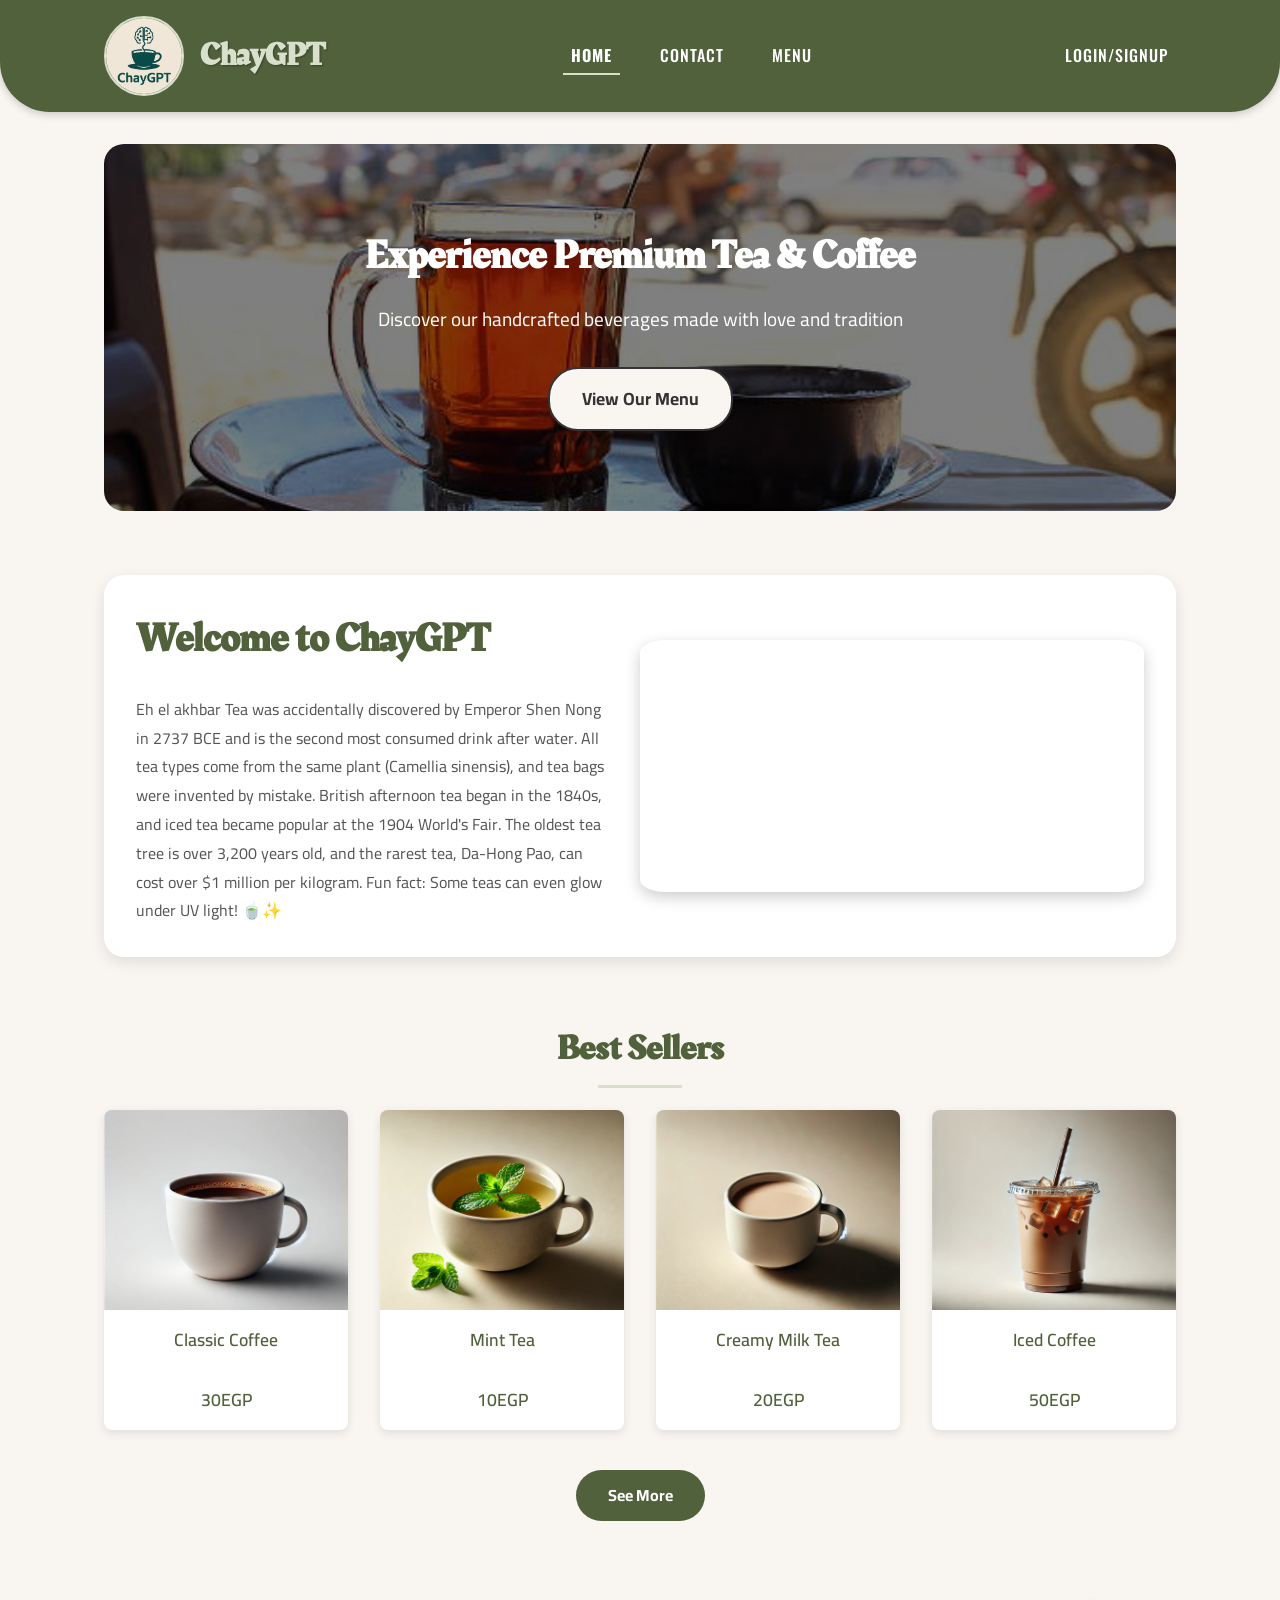
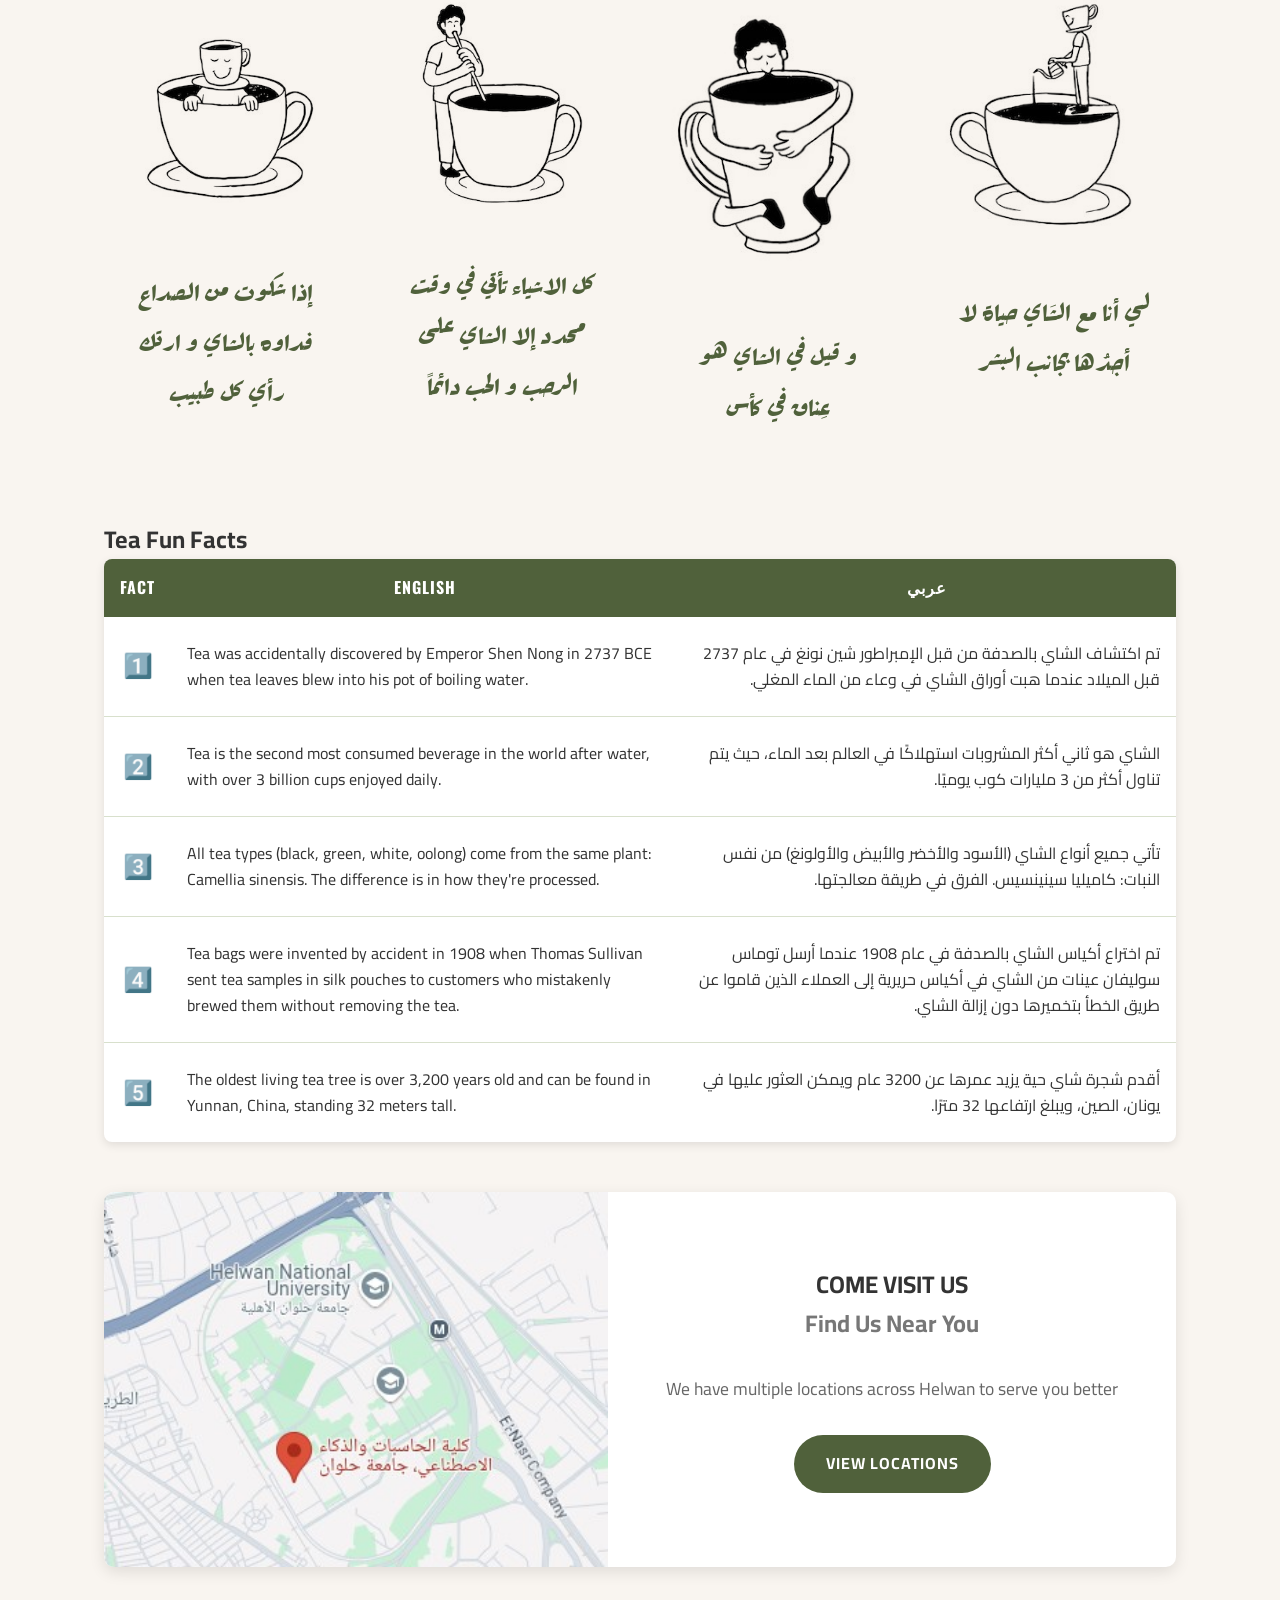
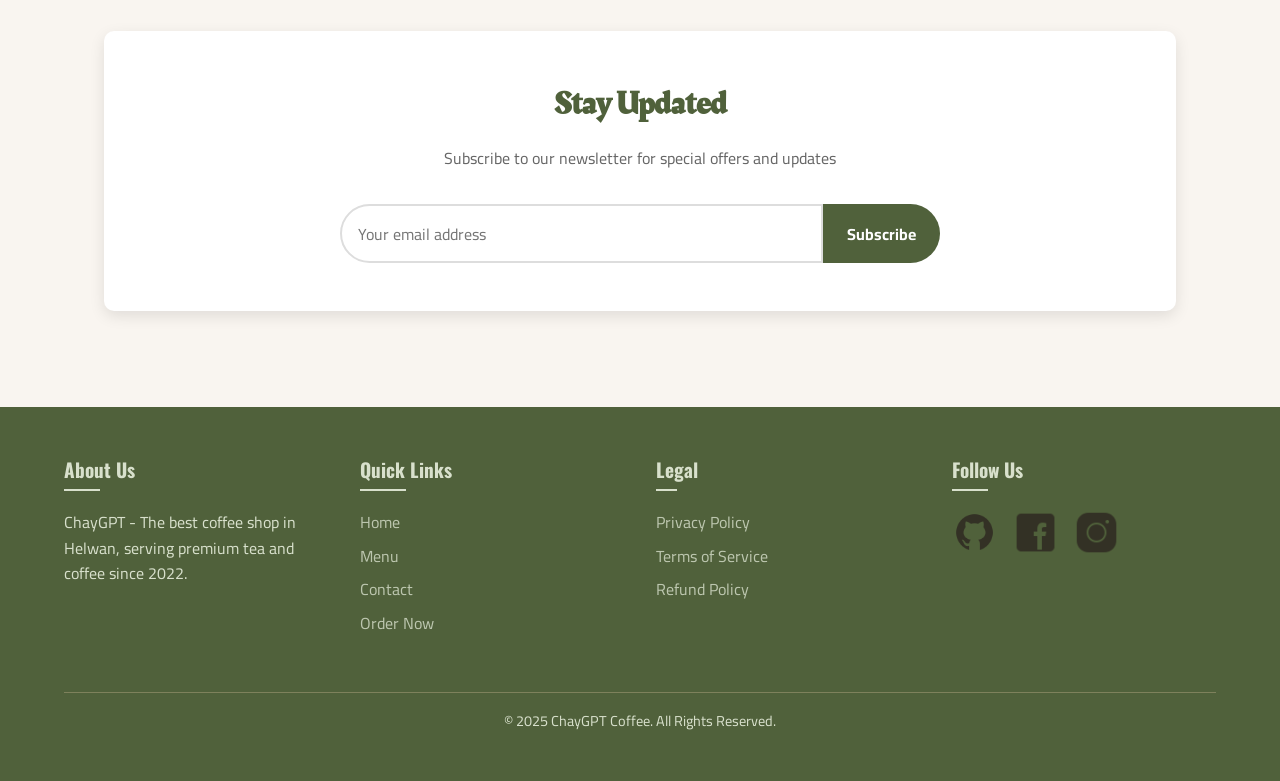
<file: index.html>
<!DOCTYPE html>
<html lang="en">
    <head>
        <meta charset="UTF-8">
        <meta name="viewport" content="width=device-width, initial-scale=1.0">
        <meta name="description" content="ChayGPT - Premium tea and coffee shop in Helwan serving handcrafted beverages made with love and tradition.">
        <meta name="keywords" content="tea, coffee, premium tea, arabic coffee, milk tea, iced coffee, Helwan, cafe">
        <meta name="author" content="ChayGPT">
        <meta property="og:title" content="ChayGPT - Premium Tea & Coffee">
        <meta property="og:description" content="Discover our handcrafted beverages made with love and tradition">
        <meta property="og:image" content="images/chay-gpt-logo.jpg">
        <meta property="og:url" content="https://chaygpt.com">
        <meta name="twitter:card" content="summary_large_image">
        <title>ChayGPT</title>
        <link rel="stylesheet" href="css/style.css">
        <link rel="preconnect" href="https://fonts.googleapis.com">
        <link rel="preconnect" href="https://fonts.gstatic.com" crossorigin>
        <link href="https://fonts.googleapis.com/css2?family=Cairo:wght@200..1000&family=Oswald:wght@200..700&family=Rakkas&display=swap" rel="stylesheet">
        <link rel="icon" href="images/chay-gpt-logo.jpg" type="image/jpg">
    </head>

<body>
    <header>
        <nav>
            <div class="main-logo">
                <a href="index.html"><img src="images/chay-gpt-logo.jpg" alt="ChayGPT Logo"></a>
            </div>
            <a href="index.html"><h1 class="brand-name">ChayGPT</h1></a>
            <ul class="nav-links">
                <li class="links active"><a href="index.html">Home</a></li>
                <li class="links"><a href="./pages/contact/contact.html">Contact</a></li>
                <li class="links"><a href="./pages/menu/menu.html">Menu</a></li>
            </ul>
            <ul class="nav-links">
                <li class="links"><a href="./pages/join-us/welcome.html">Login/signup</a></li>
            </ul>
        </nav>
    </header>

    <main>
        <section class="hero-section">
            <div class="hero-content">
                <h2>Experience Premium Tea & Coffee</h2>
                <p>Discover our handcrafted beverages made with love and tradition</p>
                <a href="./pages/menu/menu.html" class="cta-button">View Our Menu</a>
            </div>
        </section>
        
        <section class="main-container">
            <div class="main-content">
                <h2 class="welcome-message">Welcome to ChayGPT</h2>
                <p class="main-content-text">Eh el akhbar Tea was accidentally discovered by Emperor Shen Nong in 2737 BCE and 
                    is the second most consumed drink after water. All tea types come from the same plant 
                    (Camellia sinensis), and tea bags were invented by mistake. British afternoon tea began in the 
                    1840s, and iced tea became popular at the 1904 World's Fair. The oldest tea tree is over 3,200 
                    years old, and the rarest tea, Da-Hong Pao, can cost over $1 million per kilogram. Fun fact: 
                    Some teas can even glow under UV light! 🍵✨</p>
            </div>
            <!-- <img class="floating-image" src="images/man-drinking-tea.jpg" alt="Man enjoying tea at ChayGPT"> -->
            <video autoplay muted loop playsinline class="floating-video">
                <source src="images/3abdo.mp4" type="video/mp4">
                Your browser does not support the video tag.
            </video>
            
        </section>
    
        <section class="products-container">
            <h2>Best Sellers</h2>
            <div class="items">
                <div class="item"> 
                    <a href="./pages/products/coffee.html">
                        <img src="images/products/coffee.jpg" alt="Premium Arabic Coffee">
                        <div class="item-info">
                            <p >Classic Coffee</p>
                            <p >30EGP</p>
                            
                        </div>
                    </a>
                </div>

                <div class="item"> 
                    <a href="./pages/products/mint-tea.html">
                        <img src="images/products/mint-tea.jpg" alt="Traditional Tea">
                        <div class="item-info">
                            <p >Mint Tea</p>
                            <p >10EGP</p>
                            
                        </div>
                    </a>
                </div>

                <div class="item"> 
                    <a href="./pages/products/milk-tea.html">
                        <img src="images/products/milk-tea.jpg" alt="Milk Tea">
                        <div class="item-info">
                            <p >Creamy Milk Tea</p>
                            <p >20EGP</p>
                            
                        </div>
                    </a>
                </div>

                <div class="item"> 
                    <a href="./pages/products/ice-coffee.html">
                        <img src="images/products/ice-coffee.jpg" alt="Premium Iced Coffee">
                        <div class="item-info">
                            <p >Iced Coffee</p>
                            <p >50EGP</p>
                            
                        </div>
                    </a>
                </div>
            </div>
            <a class="see-more" href="./pages/menu/menu.html">See More</a>
        </section>

        <section class="fun-facts-container">
            <div class="fact">
                <img src="images/caracter1.jpg" alt="Tea wisdom illustration">
                <h3 lang="ar" dir="rtl">إذا شكوت من الصداع فداوه بالشاي و ارتك رأي كل طبيب</h3>
            </div>

            <div class="fact">
                <img src="images/caracter2.jpg" alt="Tea quote illustration">
                <h3 lang="ar" dir="rtl">كل الاشياء تأتي في وقت محدد
                    إلا الشاي على الرحب و الحب دائماً</h3>
            </div>

            <div class="fact">
                <img src="images/caracter3.jpg" alt="Tea poetry illustration">
                <h3 lang="ar" dir="rtl">و قيل في الشاي هو عِناق في كأس</h3>
            </div>

            <div class="fact">
                <img src="images/caracter4.jpg" alt="Tea reflection illustration">
                <h3 lang="ar" dir="rtl">لي أنا مع الشَاي حياة لا أجدُها بجانب البشر</h3>
            </div>
        </section>

        <section class="table-container">
            <h2>Tea Fun Facts</h2>
            <table class="fun-facts-table">
                <thead>
                    <tr>
                        <th>Fact</th>
                        <th>English</th>
                        <th lang="ar" dir="rtl">عربي</th>
                    </tr>
                </thead>
                <tbody>
                    <tr>
                        <td class="num">1️⃣</td>
                        <td>Tea was accidentally discovered by Emperor Shen Nong in 2737 BCE when tea leaves blew into his pot of boiling water.</td>
                        <td lang="ar" dir="rtl">تم اكتشاف الشاي بالصدفة من قبل الإمبراطور شين نونغ في عام 2737 قبل الميلاد عندما هبت أوراق الشاي في وعاء من الماء المغلي.</td>
                    </tr>
                    <tr>
                        <td class="num">2️⃣</td>
                        <td>Tea is the second most consumed beverage in the world after water, with over 3 billion cups enjoyed daily.</td>
                        <td lang="ar" dir="rtl">الشاي هو ثاني أكثر المشروبات استهلاكًا في العالم بعد الماء، حيث يتم تناول أكثر من 3 مليارات كوب يوميًا.</td>
                    </tr>
                    <tr>
                        <td class="num">3️⃣</td>
                        <td>All tea types (black, green, white, oolong) come from the same plant: Camellia sinensis. The difference is in how they're processed.</td>
                        <td lang="ar" dir="rtl">تأتي جميع أنواع الشاي (الأسود والأخضر والأبيض والأولونغ) من نفس النبات: كاميليا سينينسيس. الفرق في طريقة معالجتها.</td>
                    </tr>
                    <tr>
                        <td class="num">4️⃣</td>
                        <td>Tea bags were invented by accident in 1908 when Thomas Sullivan sent tea samples in silk pouches to customers who mistakenly brewed them without removing the tea.</td>
                        <td lang="ar" dir="rtl">تم اختراع أكياس الشاي بالصدفة في عام 1908 عندما أرسل توماس سوليفان عينات من الشاي في أكياس حريرية إلى العملاء الذين قاموا عن طريق الخطأ بتخميرها دون إزالة الشاي.</td>
                    </tr>
                    <tr>
                        <td class="num">5️⃣</td>
                        <td>The oldest living tea tree is over 3,200 years old and can be found in Yunnan, China, standing 32 meters tall.</td>
                        <td lang="ar" dir="rtl">أقدم شجرة شاي حية يزيد عمرها عن 3200 عام ويمكن العثور عليها في يونان، الصين، ويبلغ ارتفاعها 32 مترًا.</td>
                    </tr>
                </tbody>
            </table>
        </section>

        <section class="map-location-container">
            <div class="map-container">
                <img src="images/maps.jpg" alt="Map showing ChayGPT locations">
            </div>
            <div class="location-text-container">
                <h2>COME VISIT US</h2>
                <h3>Find Us Near You</h3>
                <p>We have multiple locations across Helwan to serve you better</p>
                <a href="https://maps.app.goo.gl/uAUmykbH8FTqLPMT9" class="location-button" target="_blank" >VIEW LOCATIONS</a>
            </div>
        </section>
        
        <section class="newsletter-container">
            <h2>Stay Updated</h2>
            <p>Subscribe to our newsletter for special offers and updates</p>
            <form class="newsletter-form">
                <input type="email" placeholder="Your email address" required>
                <button type="submit" class="subscribe-button" >Subscribe</button>
            </form>
        </section>
    </main>

    <footer>
        <section class="footer-container">
            <div class="footer-section">
                <h3>About Us</h3>
                <p>ChayGPT - The best coffee shop in Helwan, serving premium tea and coffee since 2022.</p>
            </div>
            <div class="footer-section">
                <h3>Quick Links</h3>
                <ul>
                    <li><a href="index.html">Home</a></li>
                    <li><a href="./pages/menu/menu.html">Menu</a></li>
                    <li><a href="./pages/contact/contact.html">Contact</a></li>
                    <li><a href="./pages/menu/menu.html">Order Now</a></li>
                </ul>
            </div>
            <div class="footer-section">
                <h3>Legal</h3>
                <ul>
                    <li><a href="pages/legal/privacy-policy/privacy.html">Privacy Policy</a></li>
                    <li><a href="pages/legal/terms-of-service/terms.html">Terms of Service</a></li>
                    <li><a href="pages/legal/refund-policy/refund.html">Refund Policy</a></li>
                </ul>
            </div>
            <div class="footer-section">
                <h3>Follow Us</h3>
                <div class="social-links">
                    <a href="https://github.com/ADHAM-KHAIRY/chaygpt.github.io" target="_blank" >
                        <img src="images/github-icon.png" alt="Github">
                    </a>
                    <a href="https://www.facebook.com/" target="_blank" >
                        <img src="images/facebook-icon.png" alt="Facebook">
                    </a>
                    <a href="https://www.instagram.com/" target="_blank" >
                        <img src="images/instagram-icon.png" alt="Instagram">
                    </a>
                </div>
            </div>
        </section>
        <p class="copyright">© 2025 ChayGPT Coffee. All Rights Reserved.</p>
        
    </footer>

</body>
</html>
</file>
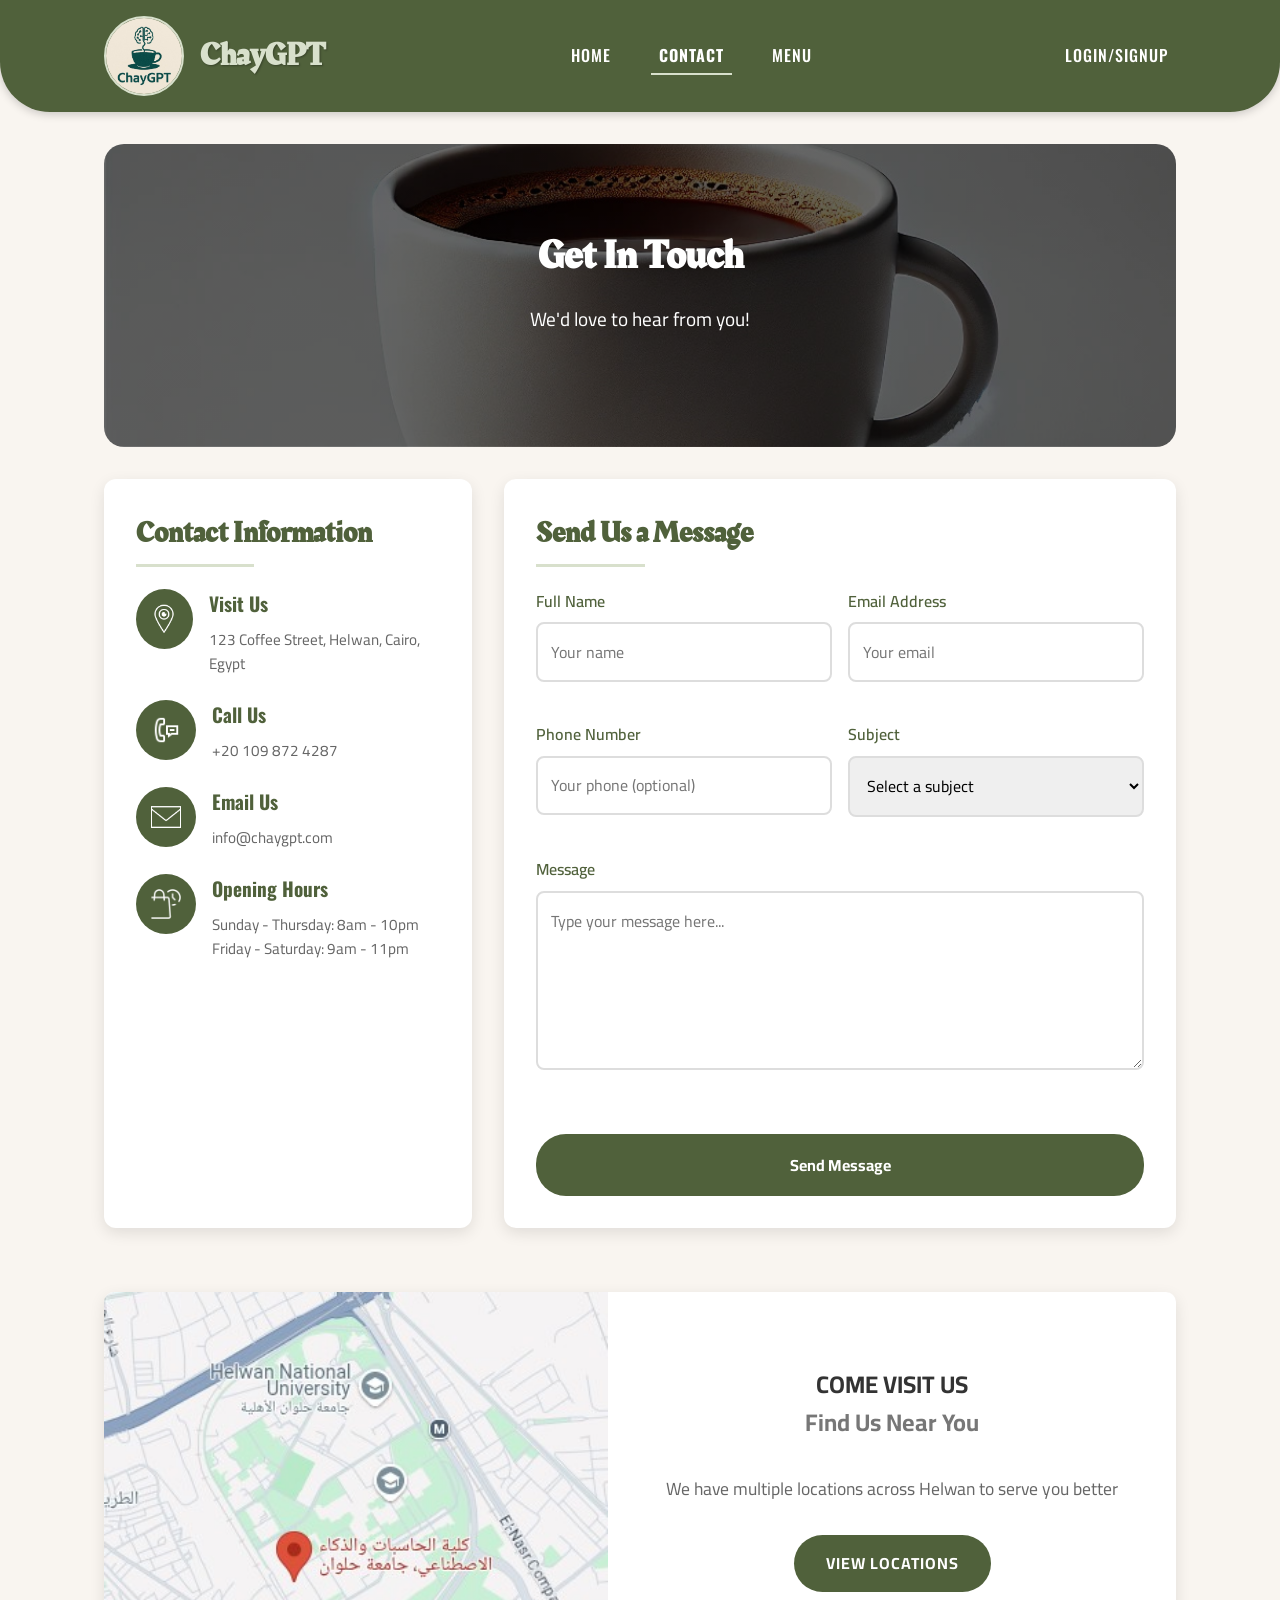
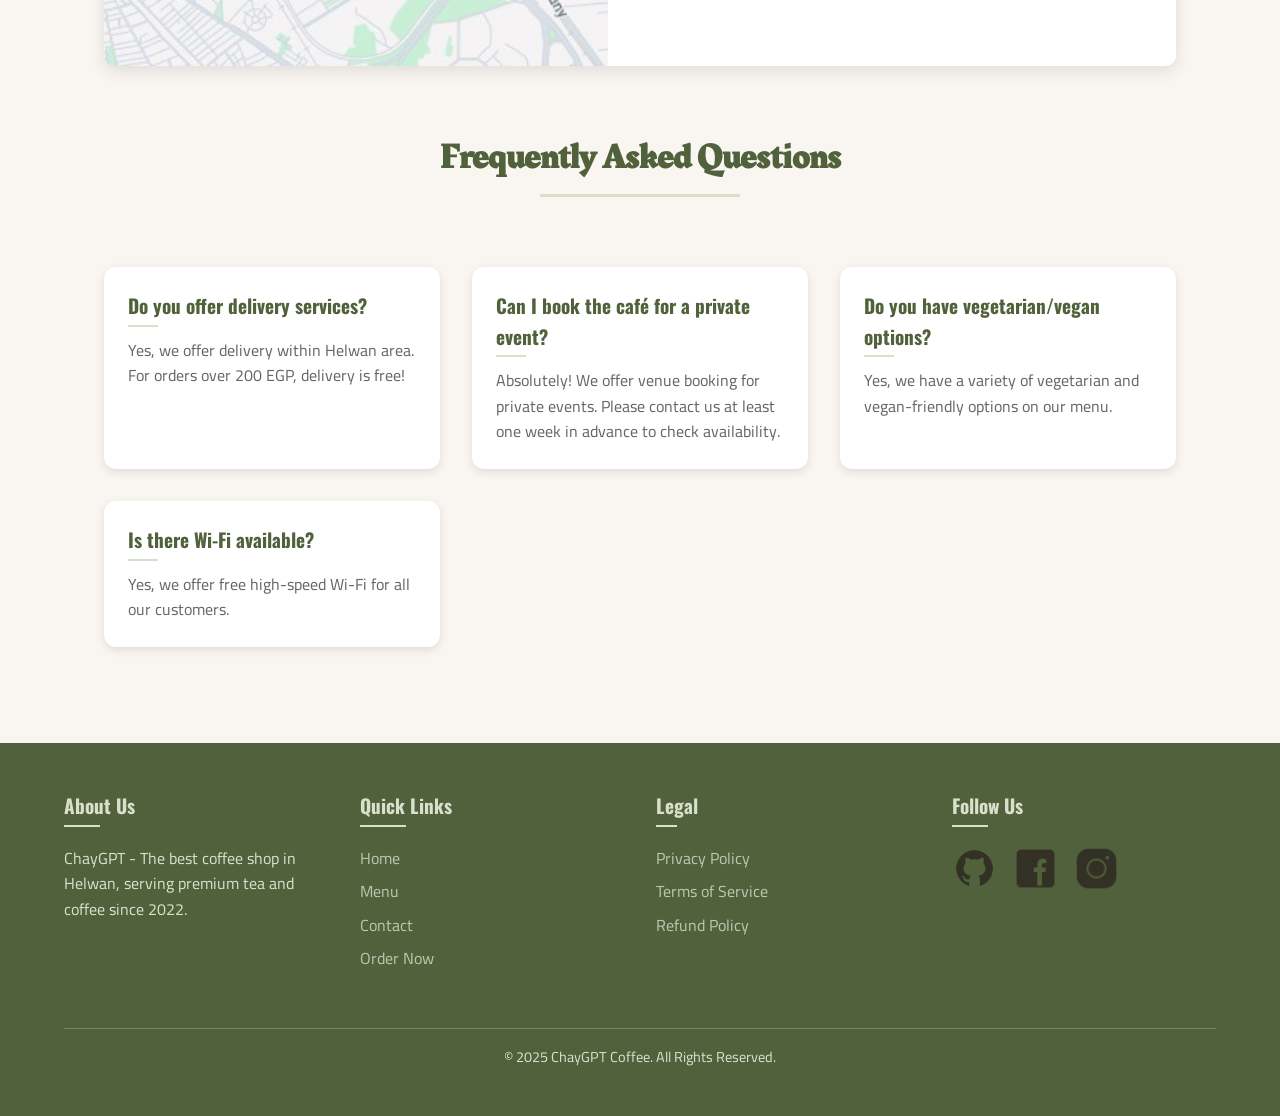
<file: pages/contact/contact.html>
<!DOCTYPE html>
<html lang="en">
<head>
    <meta charset="UTF-8">
    <meta name="viewport" content="width=device-width, initial-scale=1.0">
    <meta name="description" content="ChayGPT - Contact our premium tea and coffee shop in Helwan">
    <meta name="keywords" content="tea, coffee, premium tea, arabic coffee, Helwan, cafe, contact">
    <meta name="author" content="ChayGPT">
    <title>Contact Us - ChayGPT</title>
    <link rel="stylesheet" href="contact.css">
    <link rel="preconnect" href="https://fonts.googleapis.com">
    <link rel="preconnect" href="https://fonts.gstatic.com" crossorigin>
    <link href="https://fonts.googleapis.com/css2?family=Cairo:wght@200..1000&family=Oswald:wght@200..700&family=Rakkas&display=swap" rel="stylesheet">
    <link rel="icon" href="../../images/chay-gpt-logo.jpg" type="image/jpg">
</head>
<body>
    <header>
        <nav>
            <div class="main-logo">
                <a href="../../index.html"><img src="../../images/chay-gpt-logo.jpg" alt="ChayGPT Logo" id="Logo"></a>
            </div>
            <a href="../../index.html"><h1 class="brand-name" >ChayGPT</h1></a>
            <ul class="nav-links">
                <li class="links"><a href="../../index.html">Home</a></li>
                <li class="links active"><a href="../contact/contact.html">Contact</a></li>
                <li class="links"><a href="../menu/menu.html">Menu</a></li>
            </ul>
            <ul class="nav-links">
                <li class="links"><a href="../join-us/welcome.html">Login/signup</a></li>
            </ul>
        </nav>
    </header>

    <main>
        <section class="hero-section">
            <div class="hero-content">
                <h2>Get In Touch</h2>
                <p>We'd love to hear from you!</p>
            </div>
        </section>

        <section class="contact-container">
            <div class="contact-info">
                <h2 class="contact-title">Contact Information</h2>
                <div class="info-item">
                    <div class="info-icon">
                        <img src="../../images/visit-us.png" alt="Location">
                    </div>
                    <div class="info-content">
                        <h3>Visit Us</h3>
                        <p>123 Coffee Street, Helwan, Cairo, Egypt</p>
                    </div>
                </div>
                <div class="info-item">
                    <div class="info-icon">
                        <img src="../../images/phone-icon.png" alt="Phone">
                    </div>
                    <div class="info-content">
                        <h3>Call Us</h3>
                        <p>+20 109 872 4287</p>
                    </div>
                </div>
                <div class="info-item">
                    <div class="info-icon">
                        <img src="../../images/email-icon.png" alt="Email">
                    </div>
                    <div class="info-content">
                        <h3>Email Us</h3>
                        <p>info@chaygpt.com</p>
                    </div>
                </div>
                <div class="info-item">
                    <div class="info-icon">
                        <img src="../../images/time-icon.png" alt="Hours">
                    </div>
                    <div class="info-content">
                        <h3>Opening Hours</h3>
                        <p>Sunday - Thursday: 8am - 10pm<br>Friday - Saturday: 9am - 11pm</p>
                    </div>
                </div>
            </div>

            <div class="contact-form-container">
                <h2 class="form-title">Send Us a Message</h2>
                <form class="contact-form">
                    <div class="form-group">
                        <label for="name">Full Name</label>
                        <input type="text" id="name" name="name" placeholder="Your name" required>
                    </div>
                    <div class="form-group">
                        <label for="email">Email Address</label>
                        <input type="email" id="email" name="email" placeholder="Your email" required>
                    </div>
                    <div class="form-group">
                        <label for="phone">Phone Number</label>
                        <input type="tel" id="phone" name="phone" placeholder="Your phone (optional)">
                    </div>
                    <div class="form-group">
                        <label for="subject">Subject</label>
                        <select id="subject" name="subject" required>
                            <option value="" disabled selected>Select a subject</option>
                            <option value="general">General Inquiry</option>
                            <option value="reservation">Reservation</option>
                            <option value="feedback">Feedback</option>
                            <option value="partnership">Business Partnership</option>
                        </select>
                    </div>
                    <div class="form-group full-width">
                        <label for="message">Message</label>
                        <textarea id="message" name="message" rows="5" placeholder="Type your message here..." required></textarea>
                    </div>
                    <button type="submit" class="submit-button">Send Message</button>
                </form>
            </div>
        </section>

        <section class="map-location-container">
            <div class="map-container">
                <img src="../../images/maps.jpg" alt="Map showing ChayGPT locations">
            </div>
            <div class="location-text-container">
                <h2>COME VISIT US</h2>
                <h3>Find Us Near You</h3>
                <p>We have multiple locations across Helwan to serve you better</p>
                <a href="https://maps.app.goo.gl/uAUmykbH8FTqLPMT9" class="location-button" target="_blank" rel="noopener noreferrer">VIEW LOCATIONS</a>
            </div>
        </section>

        <section class="faq-section">
            <h2 class="faq-title">Frequently Asked Questions</h2>
            <div class="faq-container">
                <div class="faq-item">
                    <h3 class="faq-question">Do you offer delivery services?</h3>
                    <p class="faq-answer">Yes, we offer delivery within Helwan area. For orders over 200 EGP, delivery is free!</p>
                </div>
                <div class="faq-item">
                    <h3 class="faq-question">Can I book the café for a private event?</h3>
                    <p class="faq-answer">Absolutely! We offer venue booking for private events. Please contact us at least one week in advance to check availability.</p>
                </div>
                <div class="faq-item">
                    <h3 class="faq-question">Do you have vegetarian/vegan options?</h3>
                    <p class="faq-answer">Yes, we have a variety of vegetarian and vegan-friendly options on our menu.</p>
                </div>
                <div class="faq-item">
                    <h3 class="faq-question">Is there Wi-Fi available?</h3>
                    <p class="faq-answer">Yes, we offer free high-speed Wi-Fi for all our customers.</p>
                </div>
            </div>
        </section>
    </main>

    <footer>
        <section class="footer-container">
            <div class="footer-section">
                <h3>About Us</h3>
                <p>ChayGPT - The best coffee shop in Helwan, serving premium tea and coffee since 2022.</p>
            </div>
            <div class="footer-section">
                <h3>Quick Links</h3>
                <ul>
                    <li><a href="../../index.html">Home</a></li>
                    <li><a href="../menu/menu.html">Menu</a></li>
                    <li><a href="contact.html">Contact</a></li>
                    <li><a href="../menu/menu.html">Order Now</a></li>
                </ul>
            </div>
            <div class="footer-section">
                <h3>Legal</h3>
                <ul>
                    <li><a href="../legal/privacy-policy/privacy.html">Privacy Policy</a></li>
                    <li><a href="../legal/terms-of-service/terms.html">Terms of Service</a></li>
                    <li><a href="../legal/refund-policy/refund.html">Refund Policy</a></li>
                </ul>
            </div>
            <div class="footer-section">
                <h3>Follow Us</h3>
                <div class="social-links">
                    <a href="https://github.com/ADHAM-KHAIRY/chaygpt.github.io" target="_blank" rel="noopener noreferrer">
                        <img src="../../images/github-icon.png" alt="Github">
                    </a>
                    <a href="https://www.facebook.com/" target="_blank" rel="noopener noreferrer">
                        <img src="../../images/facebook-icon.png" alt="Facebook">
                    </a>
                    <a href="https://www.instagram.com/" target="_blank" rel="noopener noreferrer">
                        <img src="../../images/instagram-icon.png" alt="Instagram">
                    </a>
                </div>
            </div>
        </section>
        <p class="copyright">© 2025 ChayGPT Coffee. All Rights Reserved.</p>
    </footer>
   
</body>
</html>
</file>
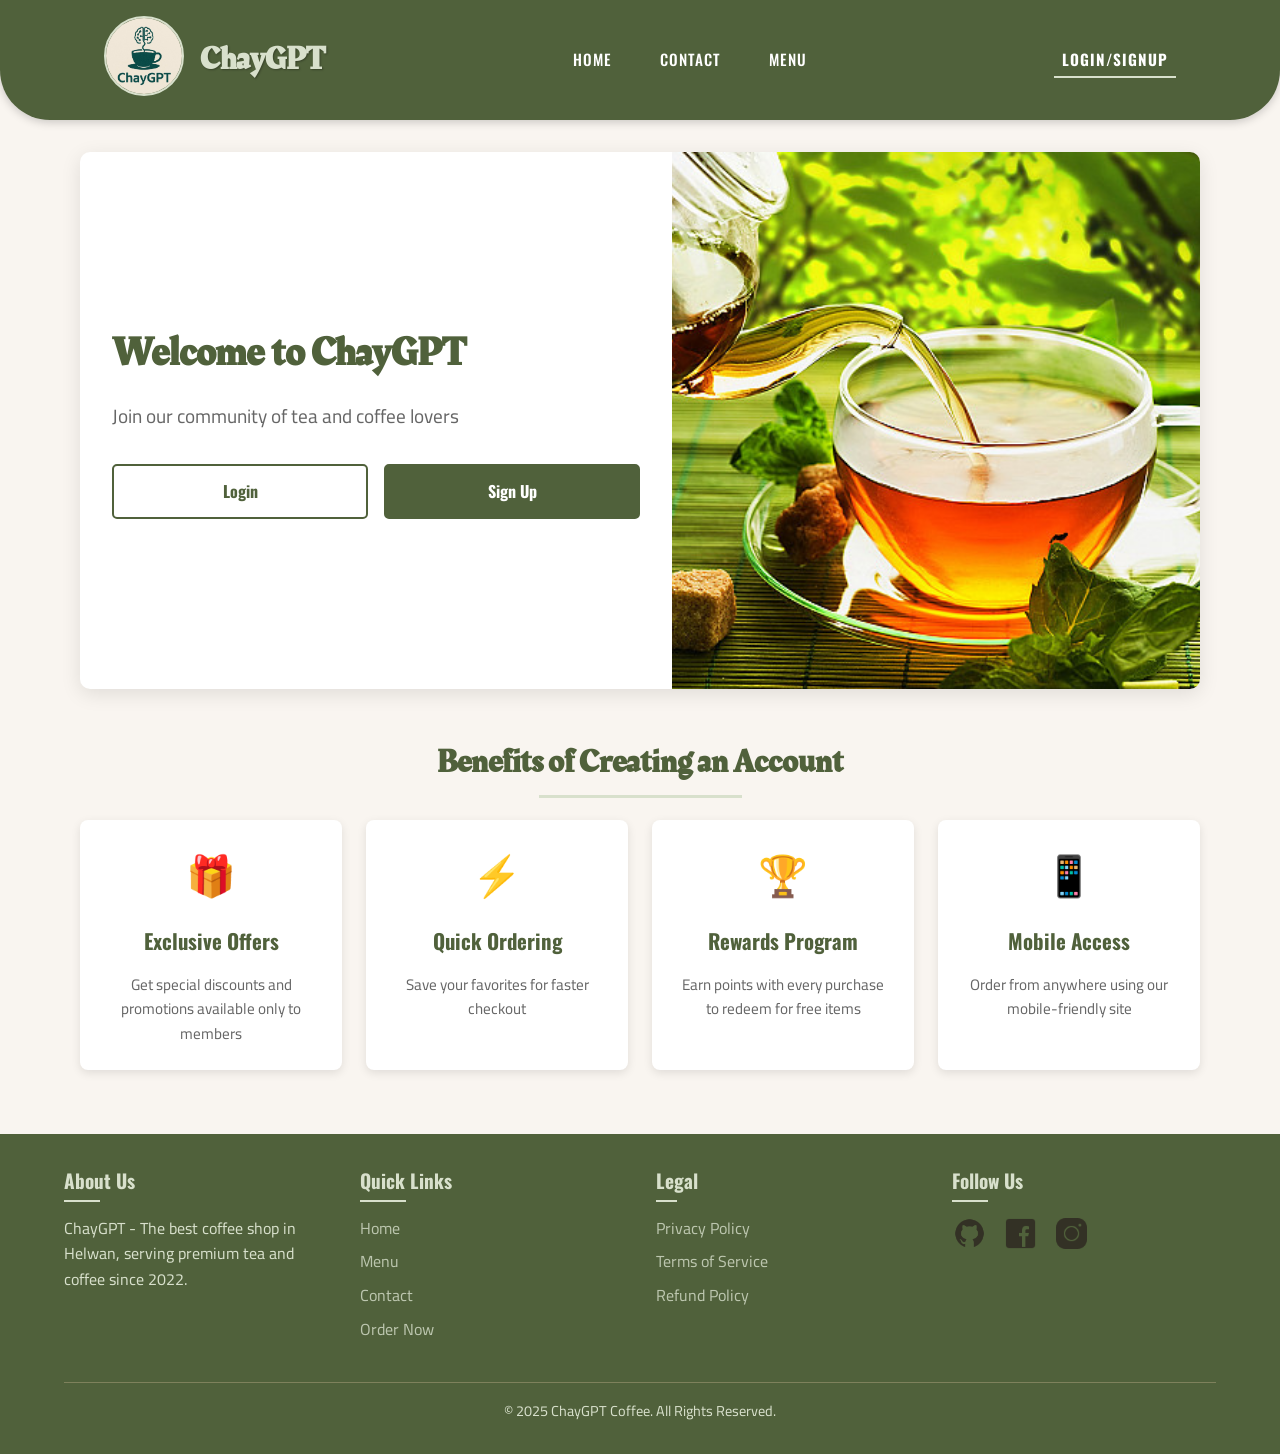
<file: pages/join-us/welcome.html>
<!DOCTYPE html>
<html lang="en">
<head>
    <meta charset="UTF-8">
    <title>Welcome to ChayGPT</title>
    <meta name="viewport" content="width=device-width, initial-scale=1.0">
    <link rel="stylesheet" href="welcome.css">
    <link href="https://fonts.googleapis.com/css2?family=Cairo:wght@200..1000&family=Oswald:wght@200..700&family=Rakkas&display=swap" rel="stylesheet">
    <link rel="icon" href="../../images/chay-gpt-logo.jpg" type="image/jpg">

</head>
<body>
    <header>
        <nav>
            <div class="main-logo">
                <a href="../../index.html"><img src="../../images/chay-gpt-logo.jpg" alt="ChayGPT Logo"></a>
            </div>
            <a href="../../index.html"><h1 class="brand-name">ChayGPT</h1></a>
            <ul class="nav-links">
                <li class="links"><a href="../../index.html">Home</a></li>
                <li class="links"><a href="../../pages/contact/contact.html">Contact</a></li>
                <li class="links"><a href="../../pages/menu/menu.html">Menu</a></li>
            </ul>
            <ul class="nav-links">
                <li class="links active"><a href="./welcome.html">Login/signup</a></li>
            </ul>
        </nav>
    </header>
    <main>
        <div class="welcome-container">
            <div class="welcome-banner">
                <div class="welcome-content">
                    <h2>Welcome to ChayGPT</h2>
                    <p>Join our community of tea and coffee lovers</p>
                    <div class="welcome-buttons">
                        <a href="../join-us/login/login.html" class="welcome-button login-btn">Login</a>
                        <a href="../join-us/sign-up/sign-up.html" class="welcome-button signup-btn">Sign Up</a>
                    </div>
                </div>
                <div class="welcome-image">
                    <img src="../../images/products/tea2.jpg" alt="ChayGPT Tea and Coffee">
                </div>
            </div>
            
            <div class="benefits-container">
                <h3>Benefits of Creating an Account</h3>
                <div class="benefits-grid">
                    <div class="benefit-card">
                        <div class="benefit-icon">🎁</div>
                        <h4>Exclusive Offers</h4>
                        <p>Get special discounts and promotions available only to members</p>
                    </div>
                    <div class="benefit-card">
                        <div class="benefit-icon">⚡</div>
                        <h4>Quick Ordering</h4>
                        <p>Save your favorites for faster checkout</p>
                    </div>
                    <div class="benefit-card">
                        <div class="benefit-icon">🏆</div>
                        <h4>Rewards Program</h4>
                        <p>Earn points with every purchase to redeem for free items</p>
                    </div>
                    <div class="benefit-card">
                        <div class="benefit-icon">📱</div>
                        <h4>Mobile Access</h4>
                        <p>Order from anywhere using our mobile-friendly site</p>
                    </div>
                </div>
            </div>
        </div>
    </main>

    <footer>
        <section class="footer-container">
            <div class="footer-section">
                <h3>About Us</h3>
                <p>ChayGPT - The best coffee shop in Helwan, serving premium tea and coffee since 2022.</p>
            </div>
            <div class="footer-section">
                <h3>Quick Links</h3>
                <ul>
                    <li><a href="../../index.html">Home</a></li>
                    <li><a href="../../pages/menu/menu.html">Menu</a></li>
                    <li><a href="../../pages/contact/contact.html">Contact</a></li>
                    <li><a href="../../pages/menu/menu.html">Order Now</a></li>
                </ul>
            </div>
            <div class="footer-section">
                <h3>Legal</h3>
                <ul>
                    <li><a href="../legal/privacy-policy/privacy.html">Privacy Policy</a></li>
                    <li><a href="../legal/terms-of-service/terms.html">Terms of Service</a></li>
                    <li><a href="../legal/refund-policy/refund.html">Refund Policy</a></li>
                </ul>
            </div>
            <div class="footer-section">
                <h3>Follow Us</h3>
                <div class="social-links">
                    <a href="https://github.com/ADHAM-KHAIRY/chaygpt.github.io" target="_blank" rel="noopener noreferrer">
                        <img src="../../images/github-icon.png" alt="Github">
                    </a>
                    <a href="https://www.facebook.com/" target="_blank" rel="noopener noreferrer">
                        <img src="../../images/facebook-icon.png" alt="Facebook">
                    </a>
                    <a href="https://www.instagram.com/" target="_blank" rel="noopener noreferrer">
                        <img src="../../images/instagram-icon.png" alt="Instagram">
                    </a>
                </div>
            </div>
        </section>
        <p class="copyright">© 2025 ChayGPT Coffee. All Rights Reserved.</p>
    </footer>
    
</body>
</html>
</file>
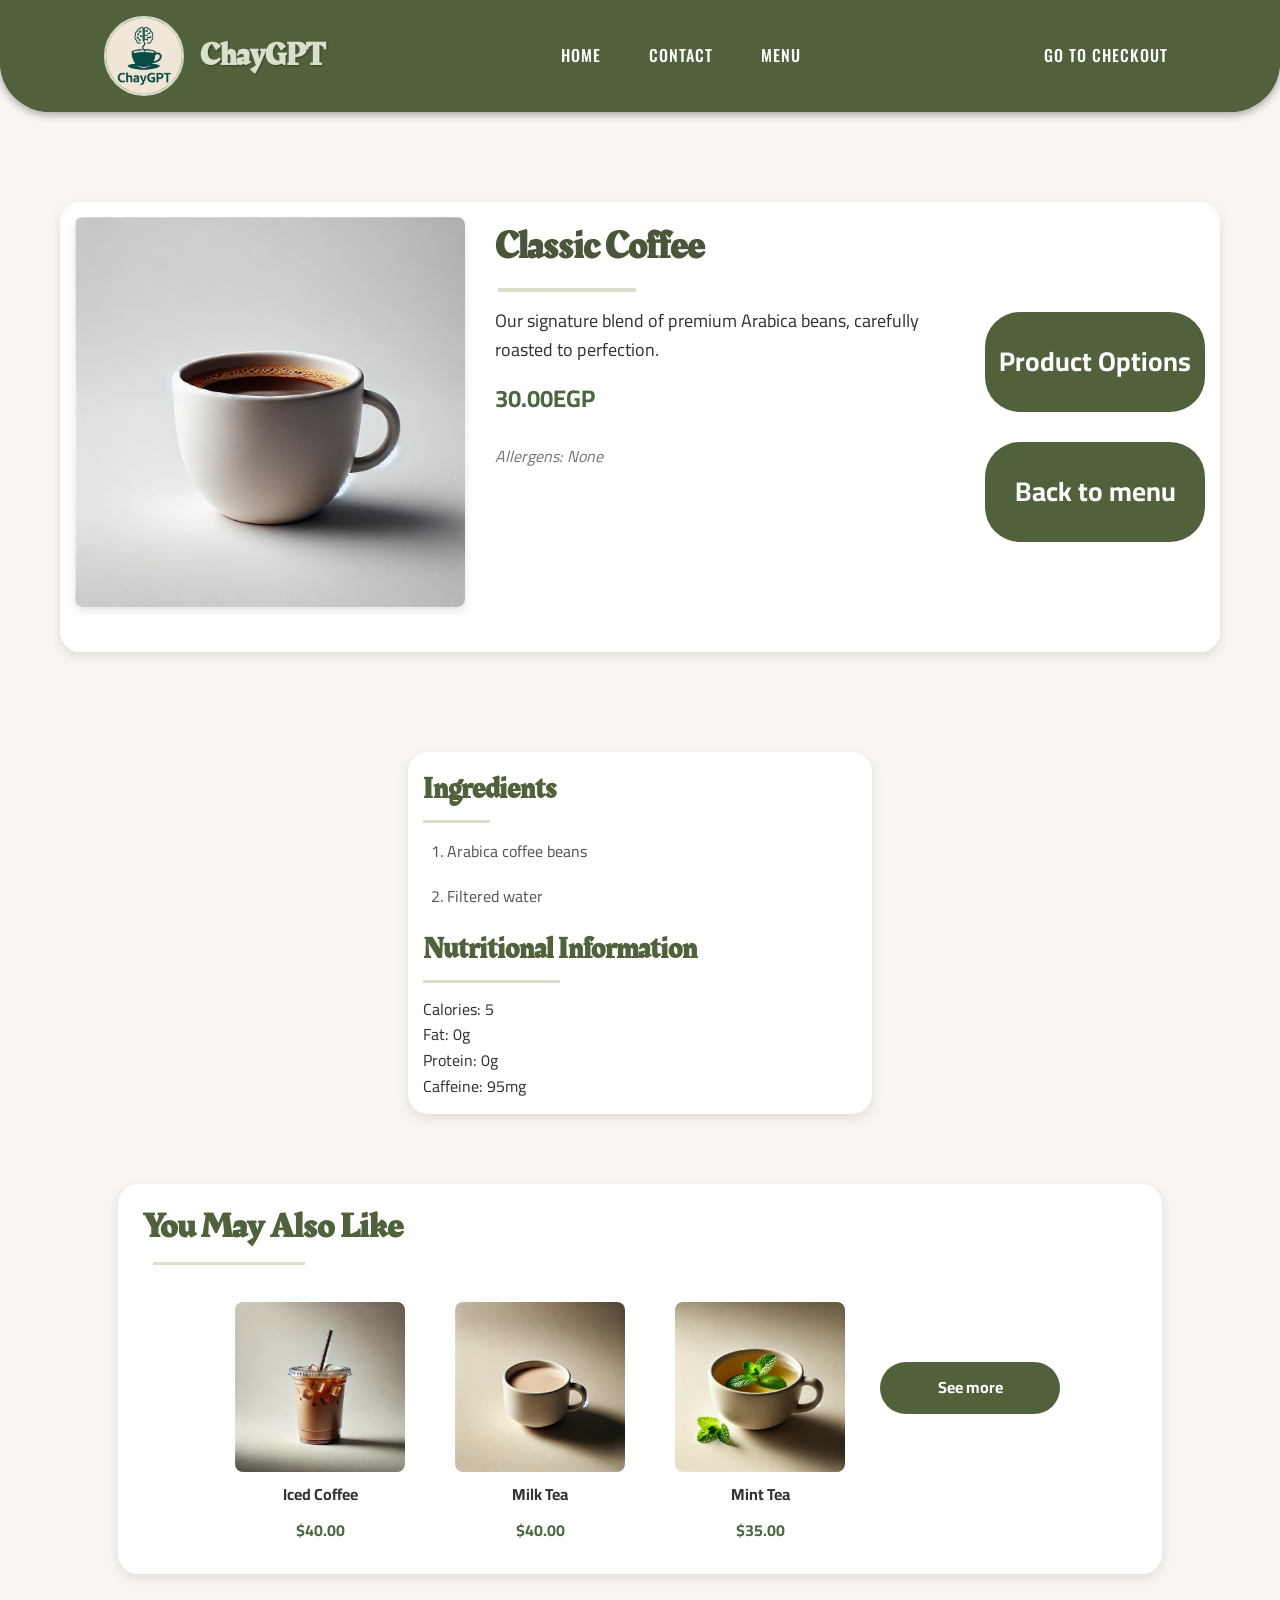
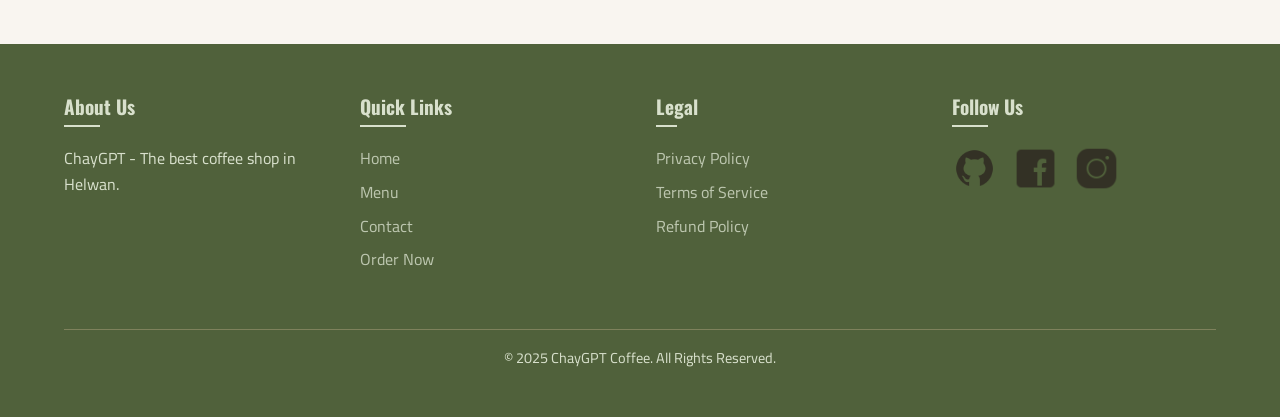
<file: pages/products/coffee.html>
<html lang="en"><head>
    <meta charset="UTF-8">
    <title>ChayGPT</title>
    <link rel="stylesheet" href="../../pages/products/product-style.css">
    <link rel="stylesheet" href="../../css/style.css">
    <link rel="preconnect" href="https://fonts.googleapis.com">
    <link rel="preconnect" href="https://fonts.gstatic.com" crossorigin="">
    <link href="https://fonts.googleapis.com/css2?family=Cairo:wght@200..1000&amp;display=swap" rel="stylesheet">
    <link rel="preconnect" href="https://fonts.googleapis.com">
    <link rel="preconnect" href="https://fonts.gstatic.com" crossorigin="">
    <link rel="icon" href="../../images/chay-gpt-logo.jpg" type="image/jpg">
    <link href="https://fonts.googleapis.com/css2?family=Cairo:wght@200..1000&amp;family=Oswald:wght@200..700&amp;family=Rakkas&amp;display=swap" rel="stylesheet">
<style>
        .error-message {
            text-align: center;
            padding: 50px 20px;
        }
        
        .error-link {
            display: inline-block;
            margin-top: 20px;
            padding: 10px 20px;
            background-color: #4a6741;
            color: white;
            text-decoration: none;
            border-radius: 4px;
        }
    </style></head>
<body>
    <header id="header"><header>
    <nav>
        <div class="main-logo">
            <a href="../../index.html"><img src="../../images/chay-gpt-logo.jpg" alt="ChayGPT Logo"></a>
        </div>
        <a href="../../index.html"><h1 class="brand-name">ChayGPT</h1></a>
        <ul class="nav-links">
            <li class="links"><a href="../../index.html">Home</a></li>
            <li class="links"><a href="../../pages/contact/contact.html">Contact</a></li>
            <li class="links"><a href="../../pages/menu/menu.html">Menu</a></li>
        </ul>
        <ul class="nav-links">
            <li class="links"><a href="../checkout/checkout.html">Go to checkout</a></li>
        </ul>
    </nav>
</header></header>
<div class="product-page">
    
<div class="product">
        <main class="product-area">
            <div class="main-product">
                <img src="../../images/products/coffee.jpg" alt="Classic Coffee">
                <div class="product-area-text">
                    <h2 class="product-name">Classic Coffee</h2>
                    <br>
                    <p class="product-description">Our signature blend of premium Arabica beans, carefully roasted to perfection.</p>
                    <p class="product-price">30.00EGP</p>
                    <br>
                    <p class="allergens">Allergens: None</p>
                </div>
            </div>
            <div class="purchase-info">
                <h4 class="product-options">Product Options</h4>
                <a href="../../pages/menu/menu.html"><h4 class="back-to-menu">Back to menu</h4></a>
            </div>
        </main>
        <div class="product-info">
            <div class="ingredients-section">
                <h2 class="section-title">Ingredients</h2>
                <ul class="ingredients-list">
                    <li>Arabica coffee beans</li><li>Filtered water</li>
                </ul>
            </div>
            <div class="nutritional-info">
                <h2 class="section-title">Nutritional Information</h2>
                <div class="nutrition">
                    
                        <div class="nutrition-item">Calories: 5</div>
                        <div class="nutrition-item">Fat: 0g</div>
                        <div class="nutrition-item">Protein: 0g</div>
                        <div class="nutrition-item">Caffeine: 95mg</div>
                    
                </div>
            </div>
        </div>
        
        
            <main class="similar-items-box">
                <h2 class="people-also-buy">You May Also Like</h2>
                <div class="similar-items">
                    
                        <div class="similar-item"> 
                            <a href="ice-coffee.html">
                                <img src="../../images/products/ice-coffee.jpg" alt="Café au Lait">
                                <p>Iced Coffee</p>
                                <p class="similar-price">$40.00</p>
                            </a>
                        </div>
                    
                        <div class="similar-item"> 
                            <a href="milk-tea.html">
                                <img src="../../images/products/milk-tea.jpg" alt="Latte">
                                <p>Milk Tea</p>
                                <p class="similar-price">$40.00</p>
                            </a>
                        </div>
                    
                        <div class="similar-item"> 
                            <a href="mint-tea.html">
                                <img src="../../images/products/mint-tea.jpg" alt="Classic Cappuccino">
                                <p>Mint Tea</p>
                                <p class="similar-price">$35.00</p>
                            </a>
                        </div>
                    
                    <a class="see-more-products" href="../../pages/menu/menu.html">See more</a>
                </div>
            </main>
        
    </div></div>
<footer id="footer">
    <div class="footer-container">
        <div class="footer-section">
            <h3>About Us</h3>
            <p>ChayGPT - The best coffee shop in Helwan.</p>
        </div>
        <div class="footer-section">
            <h3>Quick Links</h3>
            <ul>
                <li><a href="../../index.html">Home</a></li>
                <li><a href="../menu/menu.html">Menu</a></li>
                <li><a href="../contact/contact.html">Contact</a></li>
                <li><a href="../menu/menu.html">Order Now</a></li>
            </ul>
        </div>
        <div class="footer-section">
            <h3>Legal</h3>
            <ul>
                    <li><a href="../legal/privacy-policy/privacy.html">Privacy Policy</a></li>
                    <li><a href="../legal/terms-of-service/terms.html">Terms of Service</a></li>
                    <li><a href="../legal/refund-policy/refund.html">Refund Policy</a></li>
            </ul>
        </div>
        <div class="footer-section">
            <h3>Follow Us</h3>
            <div class="social-links">
                <a href="https://github.com/ADHAM-KHAIRY/chaygpt.github.io" target="_blank"> <img src="../../images/github-icon.png" alt="Github"> </a>
                <a href="https://www.facebook.com/" target="_blank"> <img src="../../images/facebook-icon.png" alt="Facebook"> </a>
                <a href="https://www.instagram.com/" target="_blank"> <img src="../../images/instagram-icon.png" alt="Instagram"> </a>
            </div>
        </div>
    </div>
    <p class="copyright">© 2025 ChayGPT Coffee. All Rights Reserved.</p>
</footer>
</body></html>
</file>
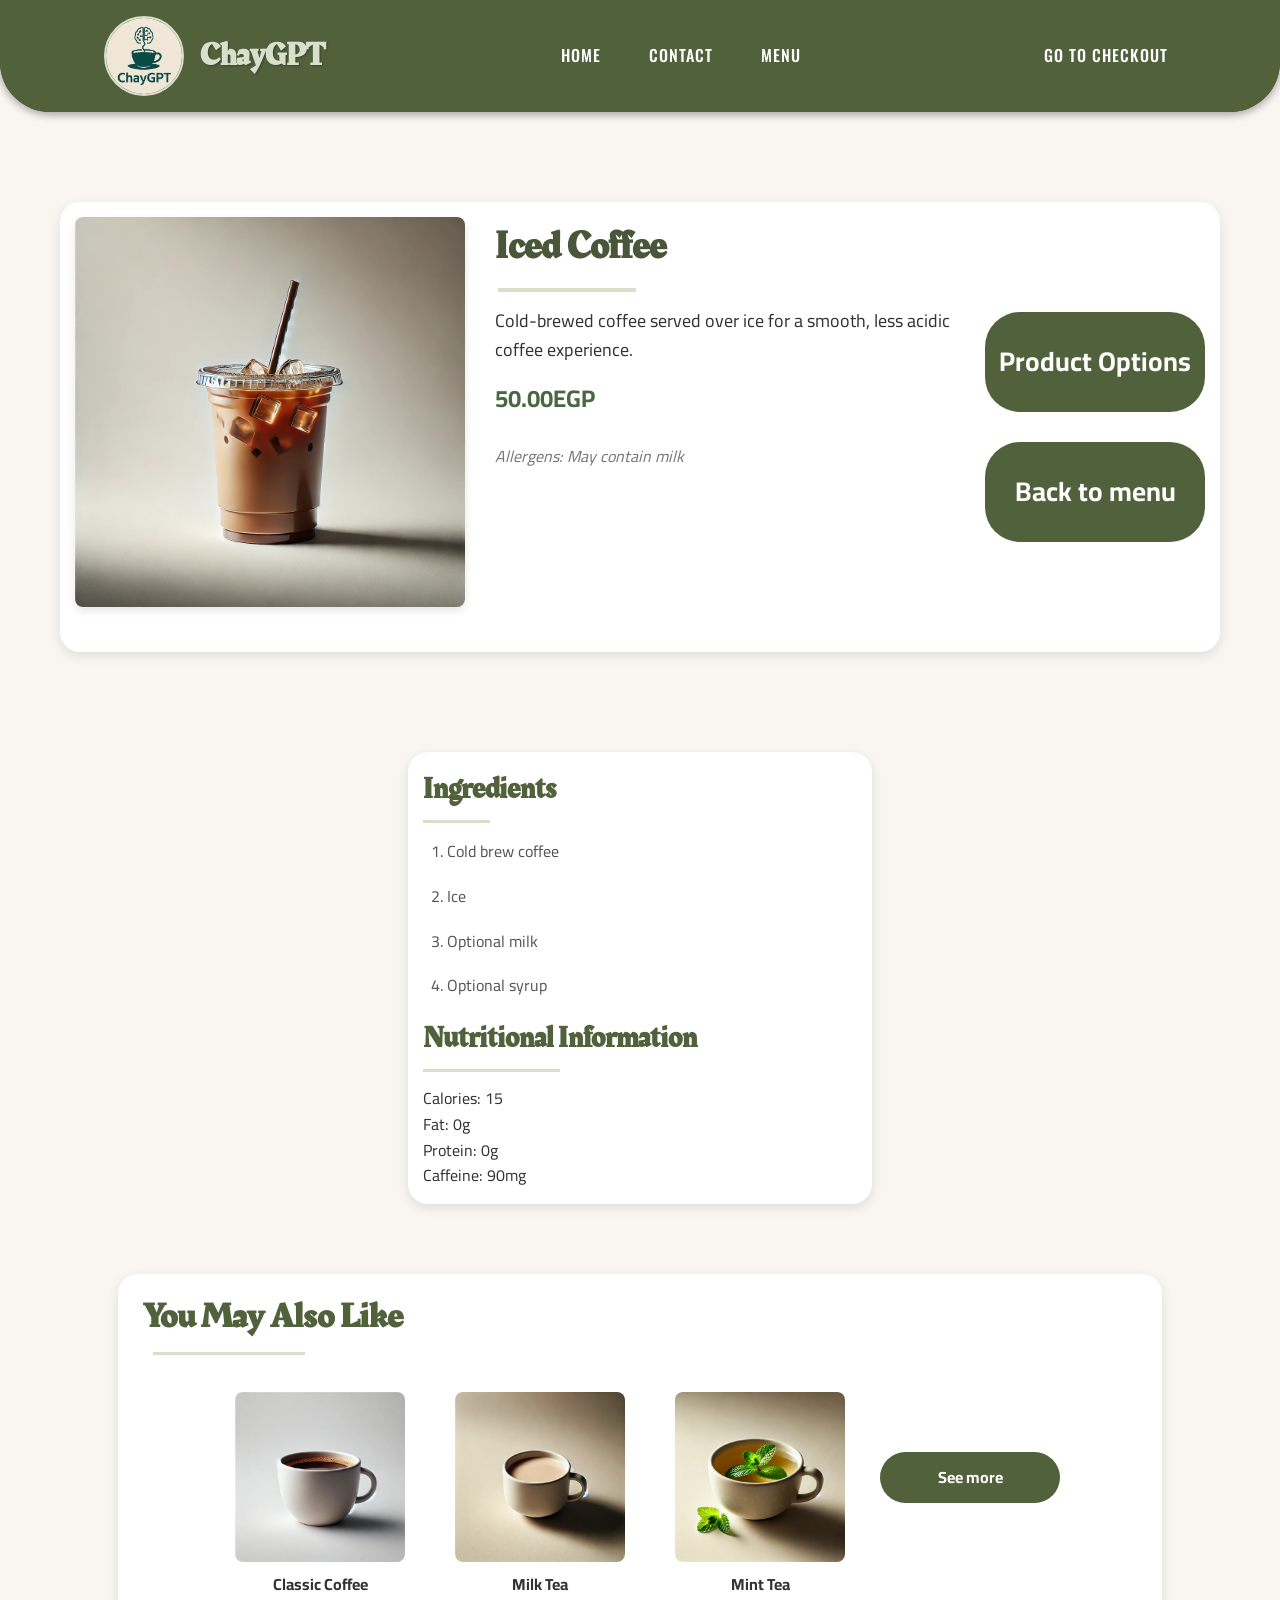
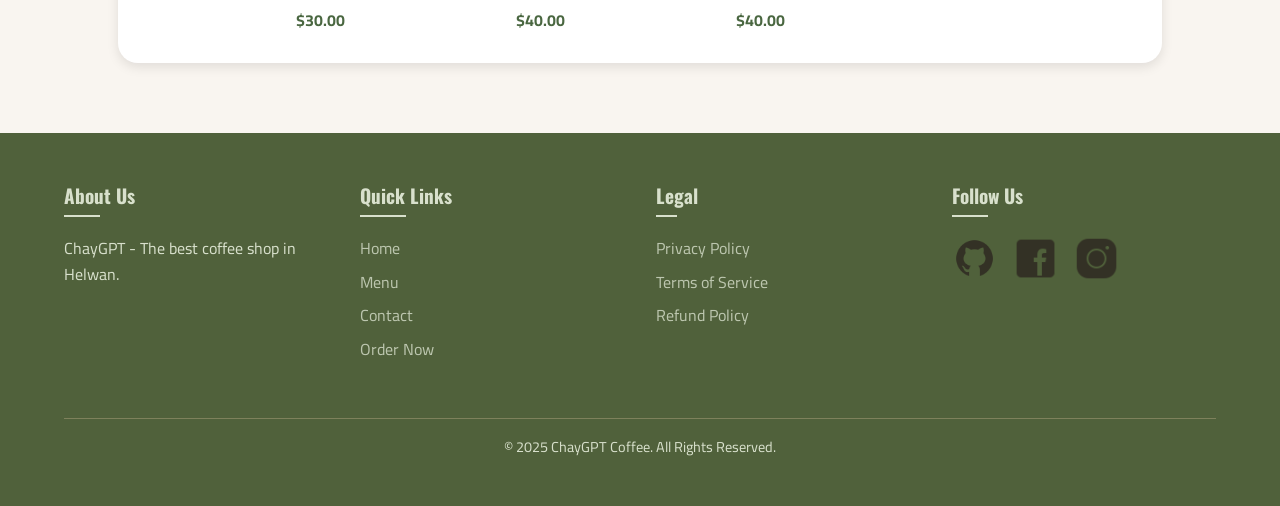
<file: pages/products/ice-coffee.html>
<html lang="en"><head>
    <meta charset="UTF-8">
    <title>ChayGPT</title>
    <link rel="stylesheet" href="../../pages/products/product-style.css">
    <link rel="stylesheet" href="../../css/style.css">
    <link rel="preconnect" href="https://fonts.googleapis.com">
    <link rel="preconnect" href="https://fonts.gstatic.com" crossorigin="">
    <link href="https://fonts.googleapis.com/css2?family=Cairo:wght@200..1000&amp;display=swap" rel="stylesheet">
    <link rel="preconnect" href="https://fonts.googleapis.com">
    <link rel="preconnect" href="https://fonts.gstatic.com" crossorigin="">
    <link rel="icon" href="../../images/chay-gpt-logo.jpg" type="image/jpg">
    <link href="https://fonts.googleapis.com/css2?family=Cairo:wght@200..1000&amp;family=Oswald:wght@200..700&amp;family=Rakkas&amp;display=swap" rel="stylesheet">
<style>
        .error-message {
            text-align: center;
            padding: 50px 20px;
        }
        
        .error-link {
            display: inline-block;
            margin-top: 20px;
            padding: 10px 20px;
            background-color: #4a6741;
            color: white;
            text-decoration: none;
            border-radius: 4px;
        }
    </style></head>
<body>
    <header id="header"><header>
    <nav>
        <div class="main-logo">
            <a href="../../index.html"><img src="../../images/chay-gpt-logo.jpg" alt="ChayGPT Logo"></a>
        </div>
        <a href="../../index.html"><h1 class="brand-name">ChayGPT</h1></a>
        <ul class="nav-links">
            <li class="links"><a href="../../index.html">Home</a></li>
            <li class="links"><a href="../../pages/contact/contact.html">Contact</a></li>
            <li class="links"><a href="../../pages/menu/menu.html">Menu</a></li>
        </ul>
        <ul class="nav-links">
            <li class="links"><a href="../checkout/checkout.html">Go to checkout</a></li>
        </ul>
    </nav>
</header></header>
<div class="product-page">
    
<div class="product">
        <main class="product-area">
            <div class="main-product">
                <img src="../../images/products/ice-coffee.jpg" alt="Iced Coffee">
                <div class="product-area-text">
                    <h2 class="product-name">Iced Coffee</h2>
                    <br>
                    <p class="product-description">Cold-brewed coffee served over ice for a smooth, less acidic coffee experience.</p>
                    <p class="product-price">50.00EGP</p>
                    <br>
                    <p class="allergens">Allergens: May contain milk</p>
                </div>
            </div>
            <div class="purchase-info">
                <h4 class="product-options">Product Options</h4>
                <a href="../../pages/menu/menu.html"><h4 class="back-to-menu">Back to menu</h4></a>
            </div>
        </main>
        <div class="product-info">
            <div class="ingredients-section">
                <h2 class="section-title">Ingredients</h2>
                <ul class="ingredients-list">
                    <li>Cold brew coffee</li><li>Ice</li><li>Optional milk</li><li>Optional syrup</li>
                </ul>
            </div>
            <div class="nutritional-info">
                <h2 class="section-title">Nutritional Information</h2>
                <div class="nutrition">
                    
                        <div class="nutrition-item">Calories: 15</div>
                        <div class="nutrition-item">Fat: 0g</div>
                        <div class="nutrition-item">Protein: 0g</div>
                        <div class="nutrition-item">Caffeine: 90mg</div>
                    
                </div>
            </div>
        </div>
        
        
            <main class="similar-items-box">
                <h2 class="people-also-buy">You May Also Like</h2>
                <div class="similar-items">
                    
                        <div class="similar-item"> 
                            <a href="coffee.html">
                                <img src="../../images/products/coffee.jpg" alt="Classic Coffee">
                                <p>Classic Coffee</p>
                                <p class="similar-price">$30.00</p>
                            </a>
                        </div>
                    
                        <div class="similar-item"> 
                            <a href="milk-tea.html">
                                <img src="../../images/products/milk-tea.jpg" alt="Café au Lait">
                                <p>Milk Tea</p>
                                <p class="similar-price">$40.00</p>
                            </a>
                        </div>
                    
                        <div class="similar-item"> 
                            <a href="mint-tea.html">
                                <img src="../../images/products/mint-tea.jpg" alt="Latte">
                                <p>Mint Tea</p>
                                <p class="similar-price">$40.00</p>
                            </a>
                        </div>
                    
                    <a class="see-more-products" href="../../pages/menu/menu.html">See more</a>
                </div>
            </main>
        
    </div></div>
<footer id="footer">
    <div class="footer-container">
        <div class="footer-section">
            <h3>About Us</h3>
            <p>ChayGPT - The best coffee shop in Helwan.</p>
        </div>
        <div class="footer-section">
            <h3>Quick Links</h3>
            <ul>
                <li><a href="../../index.html">Home</a></li>
                <li><a href="../menu/menu.html">Menu</a></li>
                <li><a href="../contact/contact.html">Contact</a></li>
                <li><a href="../menu/menu.html">Order Now</a></li>
            </ul>
        </div>
        <div class="footer-section">
            <h3>Legal</h3>
            <ul>
                    <li><a href="../legal/privacy-policy/privacy.html">Privacy Policy</a></li>
                    <li><a href="../legal/terms-of-service/terms.html">Terms of Service</a></li>
                    <li><a href="../legal/refund-policy/refund.html">Refund Policy</a></li>
            </ul>
        </div>
        <div class="footer-section">
            <h3>Follow Us</h3>
            <div class="social-links">
                <a href="https://github.com/ADHAM-KHAIRY/chaygpt.github.io" target="_blank"> <img src="../../images/github-icon.png" alt="Github"> </a>
                <a href="https://www.facebook.com/" target="_blank"> <img src="../../images/facebook-icon.png" alt="Facebook"> </a>
                <a href="https://www.instagram.com/" target="_blank"> <img src="../../images/instagram-icon.png" alt="Instagram"> </a>
            </div>
        </div>
    </div>
    <p class="copyright">© 2025 ChayGPT Coffee. All Rights Reserved.</p>
</footer>
</body></html>
</file>
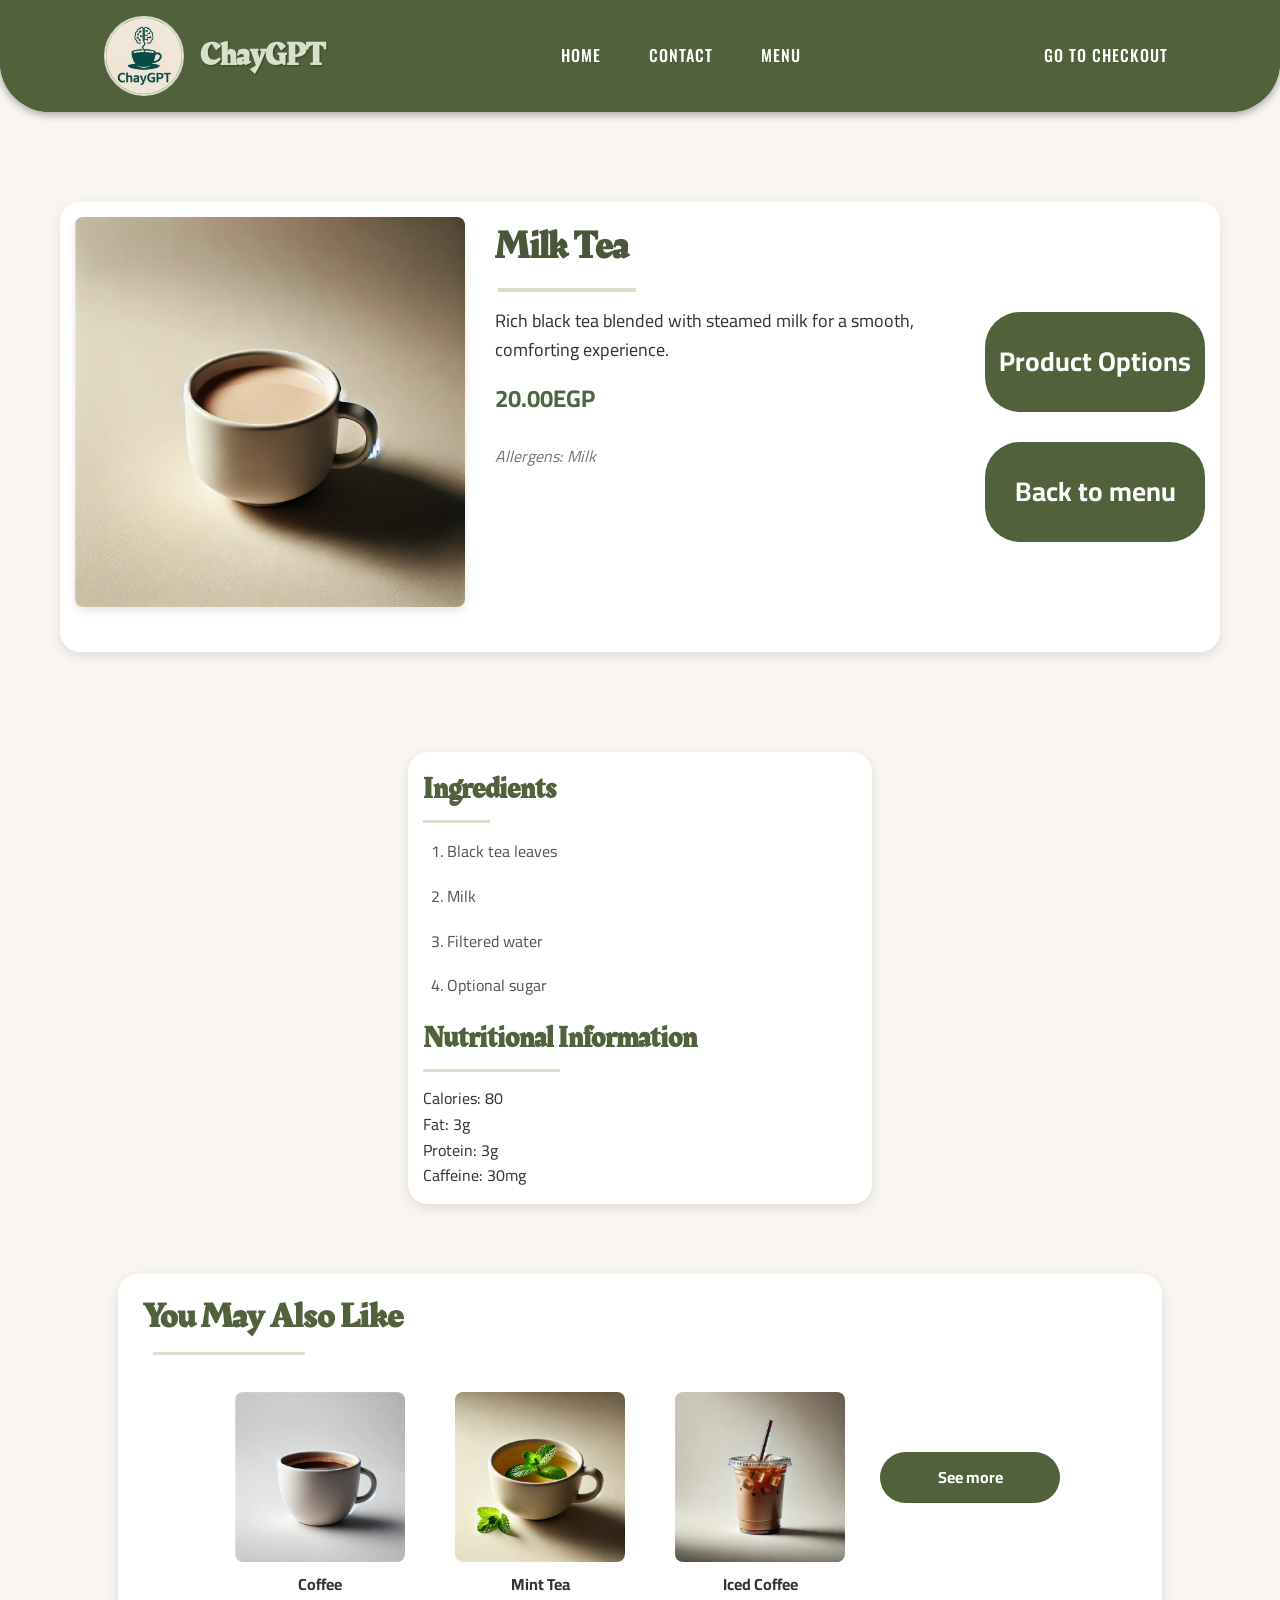
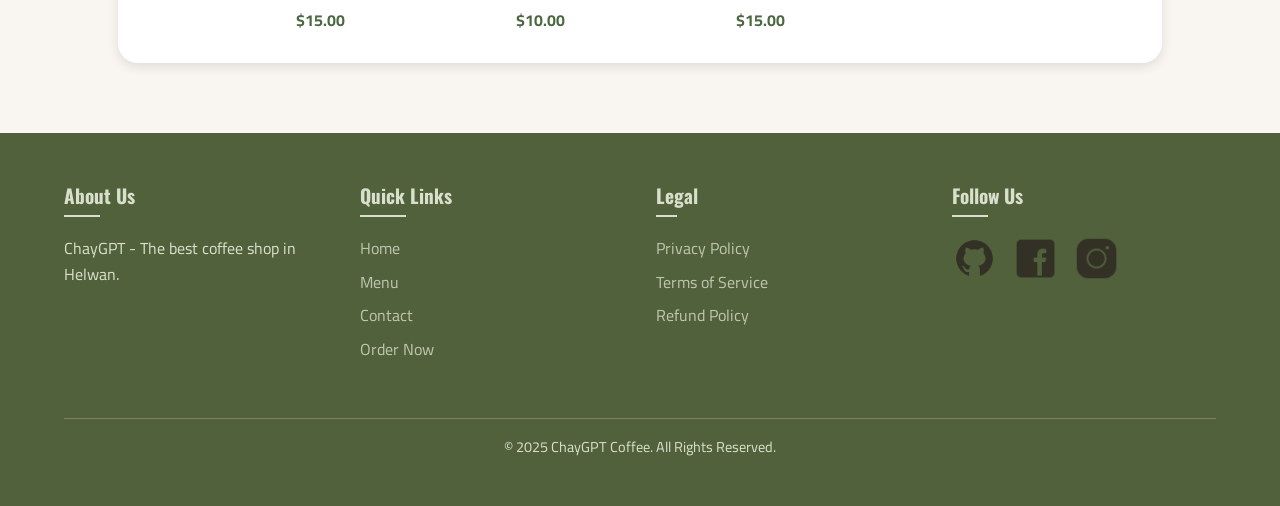
<file: pages/products/milk-tea.html>
<html lang="en"><head>
    <meta charset="UTF-8">
    <title>ChayGPT</title>
    <link rel="stylesheet" href="../../pages/products/product-style.css">
    <link rel="stylesheet" href="../../css/style.css">
    <link rel="preconnect" href="https://fonts.googleapis.com">
    <link rel="preconnect" href="https://fonts.gstatic.com" crossorigin="">
    <link href="https://fonts.googleapis.com/css2?family=Cairo:wght@200..1000&amp;display=swap" rel="stylesheet">
    <link rel="preconnect" href="https://fonts.googleapis.com">
    <link rel="preconnect" href="https://fonts.gstatic.com" crossorigin="">
    <link rel="icon" href="../../images/chay-gpt-logo.jpg" type="image/jpg">
    <link href="https://fonts.googleapis.com/css2?family=Cairo:wght@200..1000&amp;family=Oswald:wght@200..700&amp;family=Rakkas&amp;display=swap" rel="stylesheet">
<style>
        .error-message {
            text-align: center;
            padding: 50px 20px;
        }
        
        .error-link {
            display: inline-block;
            margin-top: 20px;
            padding: 10px 20px;
            background-color: #4a6741;
            color: white;
            text-decoration: none;
            border-radius: 4px;
        }
    </style></head>
<body>
    <header id="header"><header>
    <nav>
        <div class="main-logo">
            <a href="../../index.html"><img src="../../images/chay-gpt-logo.jpg" alt="ChayGPT Logo"></a>
        </div>
        <a href="../../index.html"><h1 class="brand-name">ChayGPT</h1></a>
        <ul class="nav-links">
            <li class="links"><a href="../../index.html">Home</a></li>
            <li class="links"><a href="../../pages/contact/contact.html">Contact</a></li>
            <li class="links"><a href="../../pages/menu/menu.html">Menu</a></li>
        </ul>
        <ul class="nav-links">
            <li class="links"><a href="../checkout/checkout.html">Go to checkout</a></li>
        </ul>
    </nav>
</header></header>
<div class="product-page">
    
<div class="product">
        <main class="product-area">
            <div class="main-product">
                <img src="../../images/products/milk-tea.jpg" alt="Milk Tea">
                <div class="product-area-text">
                    <h2 class="product-name">Milk Tea</h2>
                    <br>
                    <p class="product-description">Rich black tea blended with steamed milk for a smooth, comforting experience.</p>
                    <p class="product-price">20.00EGP</p>
                    <br>
                    <p class="allergens">Allergens: Milk</p>
                </div>
            </div>
            <div class="purchase-info">
                <h4 class="product-options">Product Options</h4>
                <a href="../../pages/menu/menu.html"><h4 class="back-to-menu">Back to menu</h4></a>
            </div>
        </main>
        <div class="product-info">
            <div class="ingredients-section">
                <h2 class="section-title">Ingredients</h2>
                <ul class="ingredients-list">
                    <li>Black tea leaves</li><li>Milk</li><li>Filtered water</li><li>Optional sugar</li>
                </ul>
            </div>
            <div class="nutritional-info">
                <h2 class="section-title">Nutritional Information</h2>
                <div class="nutrition">
                    
                        <div class="nutrition-item">Calories: 80</div>
                        <div class="nutrition-item">Fat: 3g</div>
                        <div class="nutrition-item">Protein: 3g</div>
                        <div class="nutrition-item">Caffeine: 30mg</div>
                    
                </div>
            </div>
        </div>
        
        
            <main class="similar-items-box">
                <h2 class="people-also-buy">You May Also Like</h2>
                <div class="similar-items">
                    
                        <div class="similar-item"> 
                            <a href="coffee.html">
                                <img src="../../images/products/coffee.jpg" alt="Green Tea">
                                <p>Coffee</p>
                                <p class="similar-price">$15.00</p>
                            </a>
                        </div>
                    
                        <div class="similar-item"> 
                            <a href="mint-tea.html">
                                <img src="../../images/products/mint-tea.jpg" alt="Mint Tea">
                                <p>Mint Tea</p>
                                <p class="similar-price">$10.00</p>
                            </a>
                        </div>
                    
                        <div class="similar-item"> 
                            <a href="ice-coffee.html">
                                <img src="../../images/products/ice-coffee.jpg" alt="Lemon Tea">
                                <p>Iced Coffee</p>
                                <p class="similar-price">$15.00</p>
                            </a>
                        </div>
                    
                    <a class="see-more-products" href="../../pages/menu/menu.html">See more</a>
                </div>
            </main>
        
    </div></div>
<footer id="footer">
    <div class="footer-container">
        <div class="footer-section">
            <h3>About Us</h3>
            <p>ChayGPT - The best coffee shop in Helwan.</p>
        </div>
        <div class="footer-section">
            <h3>Quick Links</h3>
            <ul>
                <li><a href="../../index.html">Home</a></li>
                <li><a href="../menu/menu.html">Menu</a></li>
                <li><a href="../contact/contact.html">Contact</a></li>
                <li><a href="../menu/menu.html">Order Now</a></li>
            </ul>
        </div>
        <div class="footer-section">
            <h3>Legal</h3>
            <ul>
                    <li><a href="../legal/privacy-policy/privacy.html">Privacy Policy</a></li>
                    <li><a href="../legal/terms-of-service/terms.html">Terms of Service</a></li>
                    <li><a href="../legal/refund-policy/refund.html">Refund Policy</a></li>
            </ul>
        </div>
        <div class="footer-section">
            <h3>Follow Us</h3>
            <div class="social-links">
                <a href="https://github.com/ADHAM-KHAIRY/chaygpt.github.io" target="_blank"> <img src="../../images/github-icon.png" alt="Github"> </a>
                <a href="https://www.facebook.com/" target="_blank"> <img src="../../images/facebook-icon.png" alt="Facebook"> </a>
                <a href="https://www.instagram.com/" target="_blank"> <img src="../../images/instagram-icon.png" alt="Instagram"> </a>
            </div>
        </div>
    </div>
    <p class="copyright">© 2025 ChayGPT Coffee. All Rights Reserved.</p>
</footer>
</body></html>
</file>
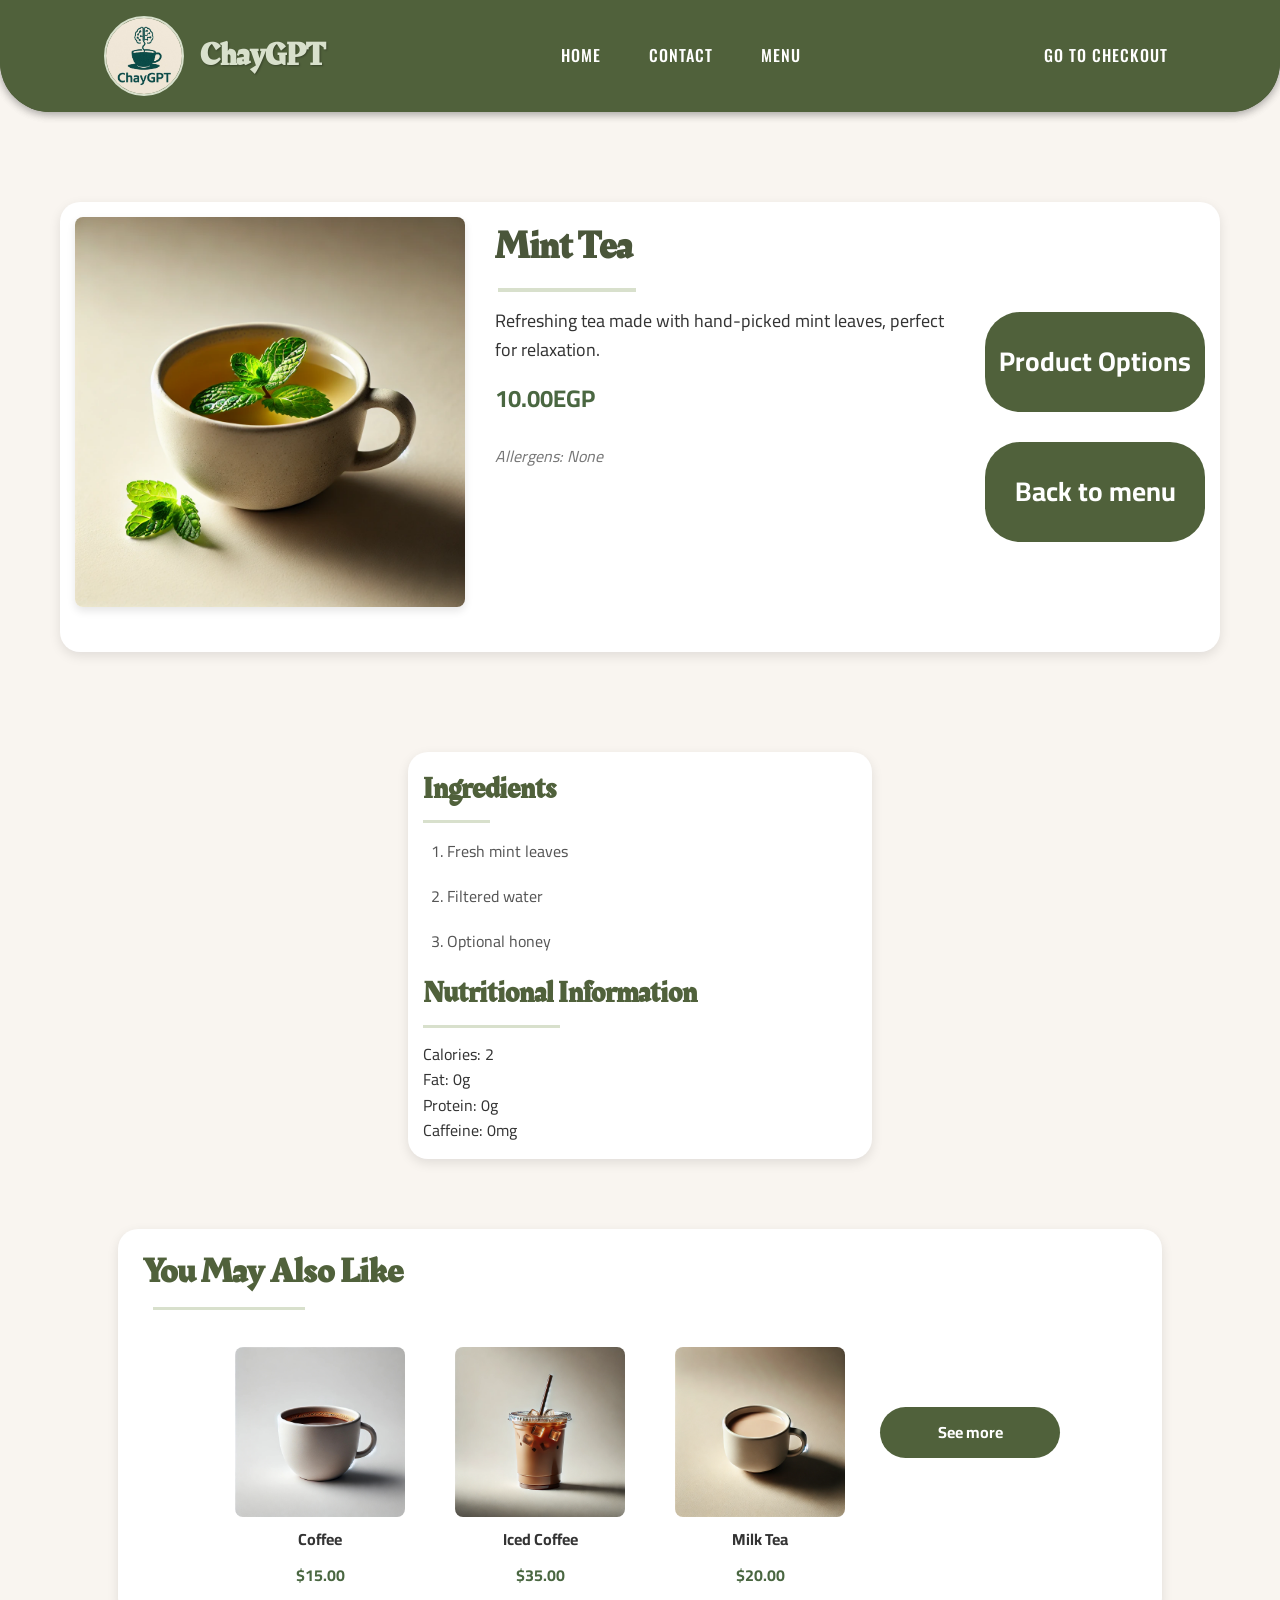
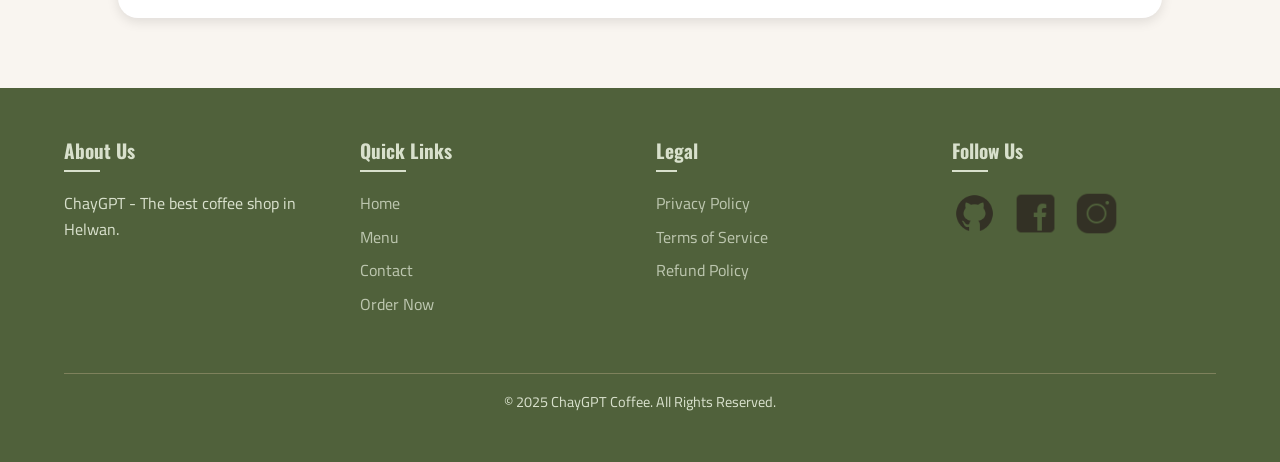
<file: pages/products/mint-tea.html>
<html lang="en"><head>
    <meta charset="UTF-8">
    <title>ChayGPT</title>
    <link rel="stylesheet" href="../../pages/products/product-style.css">
    <link rel="stylesheet" href="../../css/style.css">
    <link rel="preconnect" href="https://fonts.googleapis.com">
    <link rel="preconnect" href="https://fonts.gstatic.com" crossorigin="">
    <link href="https://fonts.googleapis.com/css2?family=Cairo:wght@200..1000&amp;display=swap" rel="stylesheet">
    <link rel="preconnect" href="https://fonts.googleapis.com">
    <link rel="preconnect" href="https://fonts.gstatic.com" crossorigin="">
    <link rel="icon" href="../../images/chay-gpt-logo.jpg" type="image/jpg">
    <link href="https://fonts.googleapis.com/css2?family=Cairo:wght@200..1000&amp;family=Oswald:wght@200..700&amp;family=Rakkas&amp;display=swap" rel="stylesheet">
<style>
        .error-message {
            text-align: center;
            padding: 50px 20px;
        }
        
        .error-link {
            display: inline-block;
            margin-top: 20px;
            padding: 10px 20px;
            background-color: #4a6741;
            color: white;
            text-decoration: none;
            border-radius: 4px;
        }
    </style></head>
<body>
    <header id="header"><header>
    <nav>
        <div class="main-logo">
            <a href="../../index.html"><img src="../../images/chay-gpt-logo.jpg" alt="ChayGPT Logo"></a>
        </div>
        <a href="../../index.html"><h1 class="brand-name">ChayGPT</h1></a>
        <ul class="nav-links">
            <li class="links"><a href="../../index.html">Home</a></li>
            <li class="links"><a href="../../pages/contact/contact.html">Contact</a></li>
            <li class="links"><a href="../../pages/menu/menu.html">Menu</a></li>
        </ul>
        <ul class="nav-links">
            <li class="links"><a href="../checkout/checkout.html">Go to checkout</a></li>
        </ul>
    </nav>
</header></header>
<div class="product-page">
    
<div class="product">
        <main class="product-area">
            <div class="main-product">
                <img src="../../images/products/mint-tea.jpg" alt="Mint Tea">
                <div class="product-area-text">
                    <h2 class="product-name">Mint Tea</h2>
                    <br>
                    <p class="product-description">Refreshing tea made with hand-picked mint leaves, perfect for relaxation.</p>
                    <p class="product-price">10.00EGP</p>
                    <br>
                    <p class="allergens">Allergens: None</p>
                </div>
            </div>
            <div class="purchase-info">
                <h4 class="product-options">Product Options</h4>
                <a href="../../pages/menu/menu.html"><h4 class="back-to-menu">Back to menu</h4></a>
            </div>
        </main>
        <div class="product-info">
            <div class="ingredients-section">
                <h2 class="section-title">Ingredients</h2>
                <ul class="ingredients-list">
                    <li>Fresh mint leaves</li><li>Filtered water</li><li>Optional honey</li>
                </ul>
            </div>
            <div class="nutritional-info">
                <h2 class="section-title">Nutritional Information</h2>
                <div class="nutrition">
                    
                        <div class="nutrition-item">Calories: 2</div>
                        <div class="nutrition-item">Fat: 0g</div>
                        <div class="nutrition-item">Protein: 0g</div>
                        <div class="nutrition-item">Caffeine: 0mg</div>
                    
                </div>
            </div>
        </div>
        
        
            <main class="similar-items-box">
                <h2 class="people-also-buy">You May Also Like</h2>
                <div class="similar-items">
                    
                        <div class="similar-item"> 
                            <a href="coffee.html">
                                <img src="../../images/products/coffee.jpg" alt="Green Tea">
                                <p>Coffee</p>
                                <p class="similar-price">$15.00</p>
                            </a>
                        </div>
                    
                        <div class="similar-item"> 
                            <a href="ice-coffee.html">
                                <img src="../../images/products/ice-coffee.jpg" alt="Lemon Tea">
                                <p>Iced Coffee</p>
                                <p class="similar-price">$35.00</p>
                            </a>
                        </div>
                    
                        <div class="similar-item"> 
                            <a href="milk-tea.html">
                                <img src="../../images/products/milk-tea.jpg" alt="Milk Tea">
                                <p>Milk Tea</p>
                                <p class="similar-price">$20.00</p>
                            </a>
                        </div>
                    
                    <a class="see-more-products" href="../../pages/menu/menu.html">See more</a>
                </div>
            </main>
        
    </div></div>
<footer id="footer">
    <div class="footer-container">
        <div class="footer-section">
            <h3>About Us</h3>
            <p>ChayGPT - The best coffee shop in Helwan.</p>
        </div>
        <div class="footer-section">
            <h3>Quick Links</h3>
            <ul>
                <li><a href="../../index.html">Home</a></li>
                <li><a href="../menu/menu.html">Menu</a></li>
                <li><a href="../contact/contact.html">Contact</a></li>
                <li><a href="../menu/menu.html">Order Now</a></li>
            </ul>
        </div>
        <div class="footer-section">
            <h3>Legal</h3>
            <ul>
                    <li><a href="../legal/privacy-policy/privacy.html">Privacy Policy</a></li>
                    <li><a href="../legal/terms-of-service/terms.html">Terms of Service</a></li>
                    <li><a href="../legal/refund-policy/refund.html">Refund Policy</a></li>
            </ul>
        </div>
        <div class="footer-section">
            <h3>Follow Us</h3>
            <div class="social-links">
                <a href="https://github.com/ADHAM-KHAIRY/chaygpt.github.io" target="_blank"> <img src="../../images/github-icon.png" alt="Github"> </a>
                <a href="https://www.facebook.com/" target="_blank"> <img src="../../images/facebook-icon.png" alt="Facebook"> </a>
                <a href="https://www.instagram.com/" target="_blank"> <img src="../../images/instagram-icon.png" alt="Instagram"> </a>
            </div>
        </div>
    </div>
    <p class="copyright">© 2025 ChayGPT Coffee. All Rights Reserved.</p>
</footer>
</body></html>
</file>
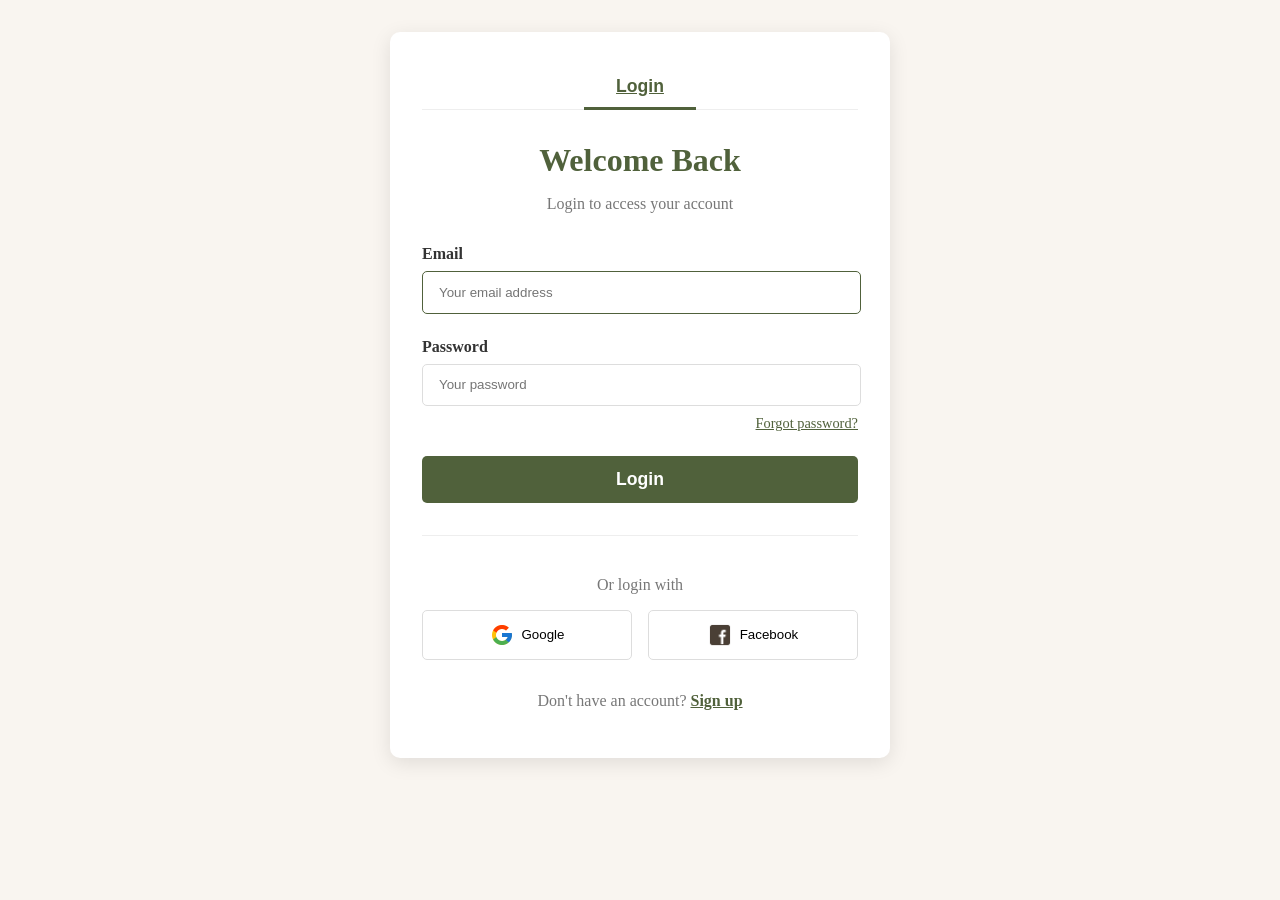
<file: pages/profile/profile.html>
<!DOCTYPE html>
        <html lang="en">
        <head>
        <meta charset="UTF-8" />
        <meta name="viewport" content="width=device-width, initial-scale=1.0"/>
        <title>ChayGPT – Profile</title>
        <link rel="stylesheet" href="profile.css" />
        <link rel="stylesheet" href="../../pages/menu/menu.css">
        <link href="https://fonts.googleapis.com/css2?family=Cairo:wght@200..1000&family=Oswald:wght@200..700&family=Rakkas&display=swap" rel="stylesheet">
        <link rel="icon" href="../../images/chay-gpt-logo.jpg" type="image/jpg">
        </head>
        <body>

        <header>
            <nav>
            <div class="main-logo">
                <a href="../../index.html"><img src="../../images/chay-gpt-logo.jpg" alt="ChayGPT Logo"></a>
            </div>
            <a href="../../index.html"><h1 class="brand-name">ChayGPT</h1></a>
            <ul class="nav-links">
                <li class="links"><a href="../../index.html">Home</a></li>
                <li class="links"><a href="../contact/contact.html">Contact</a></li>
                <li class="links"><a href="../menu/menu.html">Menu</a></li>
            </ul>
            <ul class="nav-links">
                <li class="links active"><a href="../profile/profile.html">Profile</a></li>
            </ul>
            </nav>
        </header>

        <div class="profile-container">
            <img src="../../images/avatar.jpg" alt="Profile Picture" class="avatar" />

            <label for="username">Username</label>
            <input type="text" id="username" placeholder="Your username" />

            <label for="email">Email</label>
            <input type="email" id="email" placeholder="Your email address" />

            <button class="update-btn">Update</button>

            <div class="order-history">
            <h3>Order History</h3>
            <ul>
                <li>Iced Coffee – Yesterday        +550pts</li>
                <li>Iced Tea  – May 5              +250pts</li>
                <li>Mango Juice – May 2            +700pts</li>
            </ul>
            </div>
        </div>
        <footer id="footer"></footer>
        <script src="profile.js"></script>
        </body>
        </html>
</file>
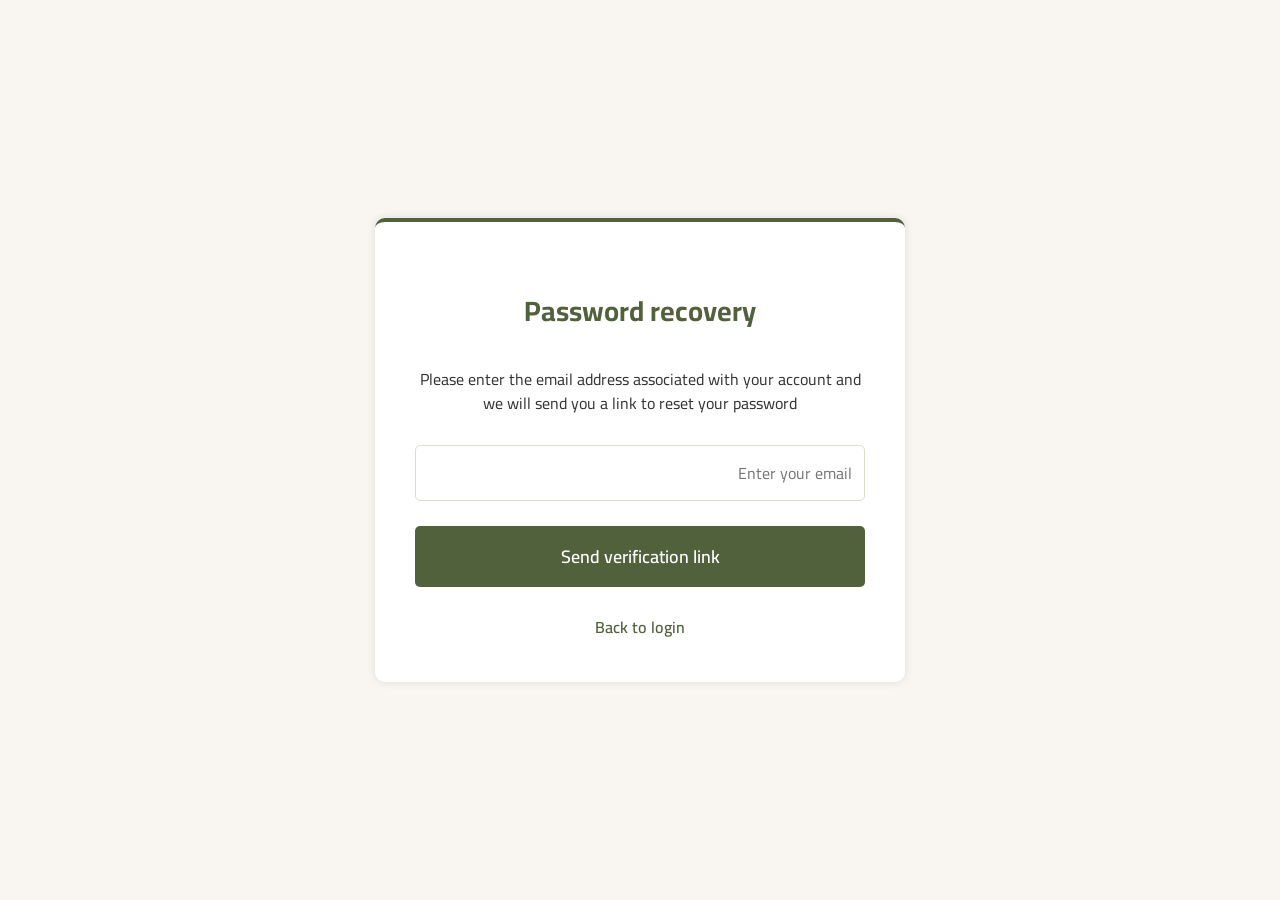
<file: pages/join-us/login/forgot-password.html>
<!DOCTYPE html>
<html lang="ar" dir="rtl">
<head>
    <meta charset="UTF-8">
    <meta name="viewport" content="width=device-width, initial-scale=1.0">
    <link href="https://fonts.googleapis.com/css2?family=Cairo:wght@200..1000&family=Oswald:wght@200..700&family=Rakkas&display=swap" rel="stylesheet">
    <title>Password recovery</title>
    <link rel="stylesheet" href="forgot-password.css">
    <link rel="icon" href="../../../images/chay-gpt-logo.jpg" type="image/jpg">

</head>
<body>
    <div class="container">
        <h2>Password recovery</h2>
        <div class="form-header">
            <p>Please enter the email address associated with your account and we will send you a link to reset your password</p>        </div>
        <form id="form-container">
            <div class="form-group">
                <input type="email" id="email" placeholder="Enter your email" required>
            </div>
            <button id="verify-btn" type="submit">Send verification link</button>            
        </form>
        <div id="success-message" class="success-message">
            Sent successfully
        </div>
        <div class="return-login">
            <a href="login.html">Back to login</a>
        </div>
    </div>

    <script src="forgot-password.js"></script>
</body>
</html>
</file>
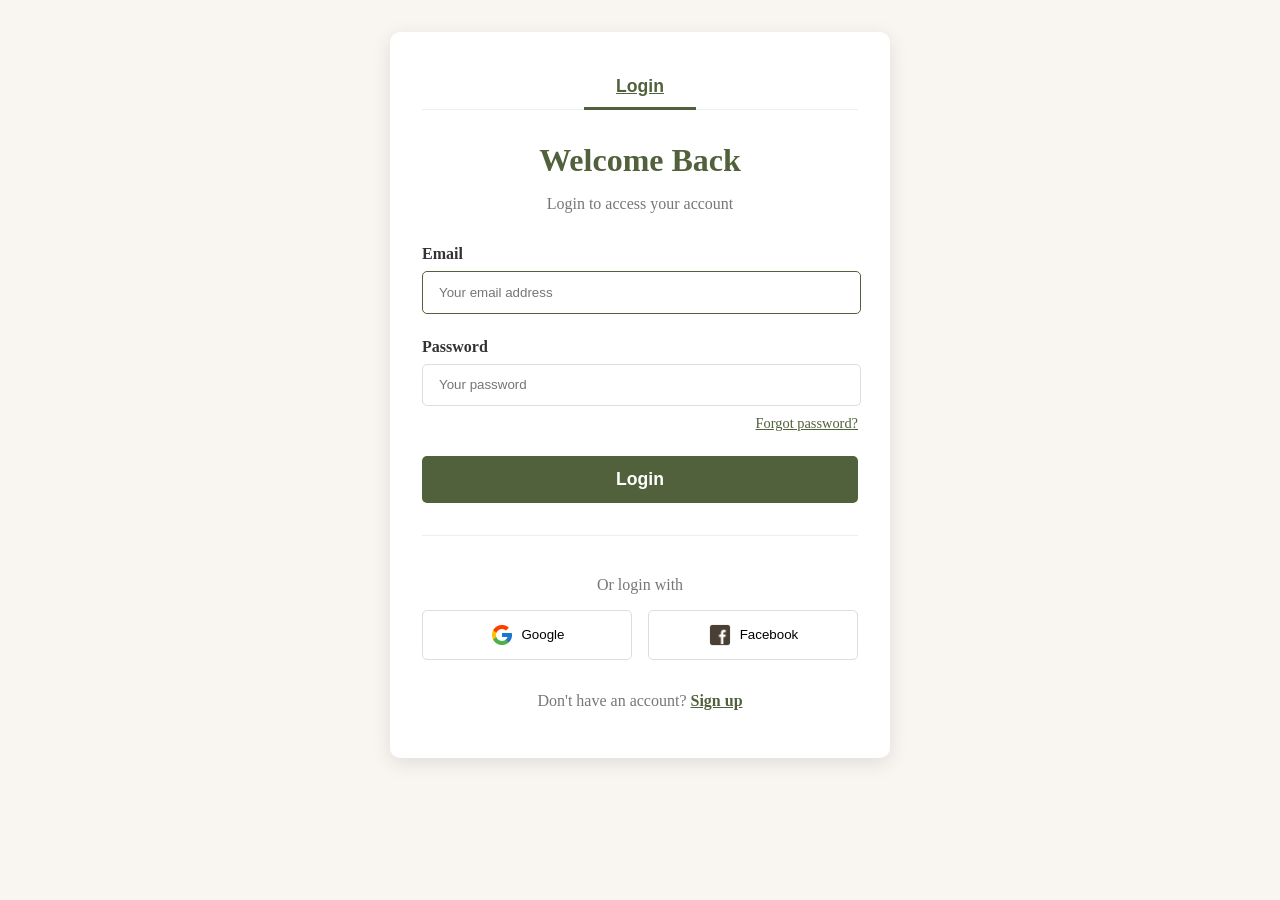
<file: pages/join-us/login/login.html>
<!DOCTYPE html>
<html lang="en">
<head>
  <meta charset="UTF-8">
  <title>login-GhayGpt</title>
  <link rel="stylesheet" href="login.css">
  <link rel="icon" href="../../../images/chay-gpt-logo.jpg" type="image/jpg">

  
</head>
<body>
  <main>
    <div class="auth-container">
        <div class="auth-card">
            <div class="auth-toggle">
                <a href="login.html" class="active">Login</a>
            
            </div>
            <h2>Welcome Back</h2>
            <p class="auth-subtitle">Login to access your account</p>
            
            <form class="auth-form" action="../../profile/profile.html">
                <div class="form-group">
                    <label for="email">Email</label>
                    <input type="email" id="email" placeholder="Your email address" required>
                </div>
                <div class="form-group">
                    <label for="password">Password</label>
                    <input type="password" id="password" placeholder="Your password" required minlength="8">
                    <div class="forgot-password">
                        <a href="forgot-password.html">Forgot password?</a>
                    </div>
                </div>
                
                <button type="submit" class="auth-button">Login</button>
            </form>
            <div class="social-login">
                <p>Or login with</p>
                <div class="social-buttons">
                    <button class="social-btn google-btn">
                        <img src="../../../images/google-icon.png" alt="Google">
                        Google
                    </button>
                    <button class="social-btn facebook-btn">
                        <img src="../../../images/facebook-icon.png" alt="Facebook">
                        Facebook
                    </button>
                </div>
            </div>
            <p class="auth-redirect">Don't have an account? <a href="../sign-up/sign-up.html">Sign up</a></p>
        </div>
    </div>
  </main>
  <script src="login.js"></script>
 
</body>
</html
</file>
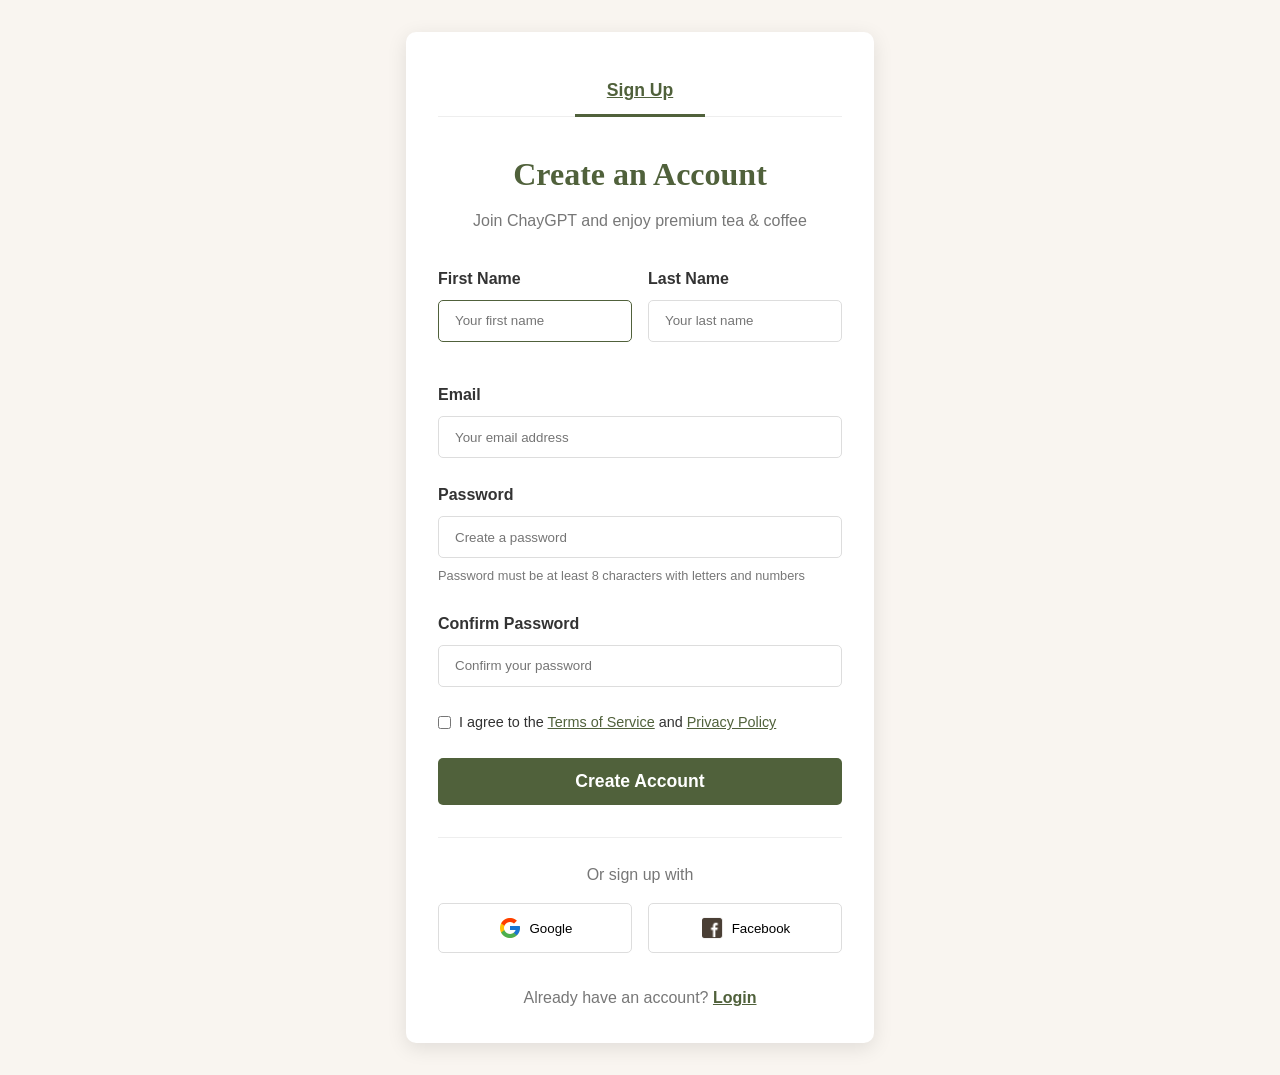
<file: pages/join-us/sign-up/sign-up.html>
<!DOCTYPE html>
<html lang="en">
<head>
    <meta charset="UTF-8">
    <meta name="viewport" content="width=device-width, initial-scale=1.0">
    <meta name="description" content="sign up ChatGPT">
    <title>sign up- ChayGpt </title>
    <link rel="stylesheet" href="sign-up.css">
    <link rel="icon" href="../../../images/chay-gpt-logo.jpg" type="image/jpg">

</head>
<body>
    <main>
        <div class="auth-container">
            <div class="auth-card">
                <div class="auth-toggle">
                    <a href="/pages/join-us/sign-up/sign-up.html" class="active">Sign Up</a>
                </div>
                <h2>Create an Account</h2>
                <p class="auth-subtitle">Join ChayGPT and enjoy premium tea & coffee</p>
                
                <form class="auth-form" action="../login/login.html">
                    <div class="form-row">
                        <div class="form-group">
                            <label for="first-name">First Name</label>
                            <input type="text" id="first-name" placeholder="Your first name" required>
                        </div>
                        <div class="form-group">
                            <label for="last-name">Last Name</label>
                            <input type="text" id="last-name" placeholder="Your last name" required>
                        </div>
                    </div>
                    
                    <div class="form-group">
                        <label for="email">Email</label>
                        <input type="email" id="email" placeholder="Your email address" required>
                    </div>
                    
                    <div class="form-group">
                        <label for="password">Password</label>
                        <input type="password" id="password" placeholder="Create a password" required minlength="8">
                        <small class="password-hint">Password must be at least 8 characters with letters and numbers</small>
                    </div>
                    <div id="error1-message" style="color: red; margin: 10px 0;"></div>
                    <div class="form-group">
                        <label for="confirm-password">Confirm Password</label>
                        <input type="password" id="confirm-password" placeholder="Confirm your password" required>
                    </div>
                    <div id="error2-message" style="color: red; margin: 10px 0;"></div>
                    
                    <div class="terms-check">
                        <input type="checkbox" id="terms" required>
                        <label for="terms">I agree to the <a href="../../legal/terms-of-service/terms.html">Terms of Service</a> and <a href="../../legal/privacy-policy/privacy.html">Privacy Policy</a></label>
                    </div>
                    
                    <button type="submit" class="auth-button">Create Account</button>
                </form>
                <div class="social-login">
                    <p>Or sign up with</p>
                    <div class="social-buttons">
                        <button class="social-btn google-btn">
                            <img src="../../../images/google-icon.png" alt="Google">
                            Google
                        </button>
                        <button class="social-btn facebook-btn">
                            <img src="../../../images/facebook-icon.png" alt="Facebook">
                            Facebook
                        </button>
                    </div>
                </div>
                <p class="auth-redirect">Already have an account? <a href="../login/login.html">Login</a></p>
            </div>
        </div>
    </main>
    <script src="sign-up.js"></script>
    
</body>
</html>
</file>
<file: css/style.css>
/* General Styling */
* {
    margin: 0;
    padding: 0;
    box-sizing: border-box;
}
/* :root {
    --primary-color: #5b3e29;
    --secondary-color: #e6c9a8;
    --dark-primary: #422b1e;
    --text-color: #333;
    --light-bg: #f9f5f0;
    --white: #fff;
    
    
}

:root {
    --primary-color: #2d8659;
    --secondary-color: #c5e8d5;
    --dark-primary: #1d5a3a;
    --text-color: #333;
    --light-bg: #f9f5f0;
    --white: #fff;
} */

:root {
    --primary-color: #50613b;
    --secondary-color: #d8e0cc;
    --dark-primary: #4a563a;
    --text-color: #333;
    --light-bg: #f9f5f0;
    --white: #fff;
}


body {
    font-family: 'Cairo', sans-serif;
    line-height: 1.6;
    color: var(--text-color);
    background-color: var(--light-bg);
}
a {
    text-decoration: none;
    color: inherit;
}

ul {
    list-style: none;
}

img {
    max-width: 100%;
    height: auto;
    display: block;
}
.container {
    max-width: 1200px;
    margin: 0 auto;
    padding: 0 5%;
}
/* Header Styling */
header {
    background-color: var(--primary-color);
    color: var(--white);
    box-shadow: 0 2px 10px rgba(0, 0, 0, 0.2);
    position: sticky;
    top: 0;
    z-index: 100;
    border-radius: 0 0 50px 50px;
}

nav {
    display: flex;
    align-items: center;
    padding: 1rem 5%;
    max-width: 1200px;
    margin: 0 auto;
}

.main-logo img {
    width: 80px;
    height: 80px;
    border-radius: 50%;
    object-fit: cover;
    border: 2px solid var(--secondary-color);
    transition: all 0.3s ease;
}
.main-logo img:hover {
    transform: translatey(-3px);
    box-shadow: 0 4px 8px rgba(0, 0, 0, 0.1);
}
.brand-name {
    font-family: 'Rakkas', serif;
    margin-left: 1rem;
    font-size: 2rem;
    color: var(--secondary-color);
    text-shadow: 1px 1px 2px rgba(0, 0, 0, 0.3);
}

.nav-links {
    display: flex;
    margin-left: auto;
}

.links {
    margin-left: 2rem;
    font-family: 'Oswald', sans-serif;
    text-transform: uppercase;
    letter-spacing: 1px;
    font-weight: 500;
    transition: all 0.3s ease;
}

.links a {
    position: relative;
    padding: 0.5rem;
}

.links a:after {
    content: '';
    position: absolute;
    width: 0;
    height: 2px;
    bottom: 0;
    left: 0;
    background-color: var(--secondary-color);
    transition: width 0.3s ease;
}

.links a:hover:after {
    width: 100%;
}
.nav-links .active a {     
    font-weight: bold;
}
.nav-links .active a::after {     
    width: 100%;
}

/* Hero Section */
.hero-section {
    background: linear-gradient(rgba(0, 0, 0, 0.5), rgba(0, 0, 0, 0.5)), url('../images/products/tea1.jpg');
    background-size: cover;
    background-position: center;
    color: var(--white);
    text-align: center;
    padding: 5rem 1rem;
    margin-bottom: 4rem;
    border-radius: 20px;
}

.hero-content {
    max-width: 600px;
    margin: 0 auto;
}

.hero-content h2 {
    font-family: 'Rakkas', serif;
    font-size: 2.5rem;
    margin-bottom: 1rem;
}

.hero-content p {
    font-size: 1.2rem;
    margin-bottom: 2rem;
}

.cta-button {
    display: inline-block;
    background-color: var(--light-bg);
    color: var(--text-color);
    font-weight: bolder;
    padding: 1rem 2rem;
    border-radius: 30px;
    font-size: 1.1rem;
    transition: all 0.3s ease;
    border: 2px solid var(--text-color);
}

.cta-button:hover {
    transform: translateY(-2px);
    box-shadow: 0 5px 10px rgba(0, 0, 0, 0.2);
}
/* Main Section */
main {
    max-width: 1200px;
    margin: 0 auto;
    padding: 2rem 5%;
}
.main-container {
    display: flex;
    align-items: center;
    margin-bottom: 4rem;
    background-color: var(--white);
    border-radius: 20px;
    box-shadow: 0 5px 15px rgba(0, 0, 0, 0.1);
    overflow: hidden;
    padding: 2rem;
}
.main-content {
    flex: 1;
    padding-right: 2rem;
}
.welcome-message {
    font-family: 'Rakkas', serif;
    font-size: 2.5rem;
    margin-bottom: 1.5rem;
    color: var(--primary-color);
}
.main-content-text {
    line-height: 1.8;
    color: #555;
}

/*Image Styling*/
.floating-video {
    width: 50%;
    border-radius: 5%;
    box-shadow: 0 5px 15px rgba(0, 0, 0, 0.2);
    transition: transform 0.3s ease;
}

/*products Styling */

.products-container {
    margin-bottom: 4rem;
    text-align: center;
}
.products-container h2 {
    font-family: 'Rakkas', serif;
    font-size: 2.2rem;
    margin-bottom: 2rem;
    color: var(--primary-color);
    position: relative;
    display: inline-block;
}
.products-container h2:after {
    content: '';
    position: absolute;
    width: 50%;
    height: 3px;
    background-color: var(--secondary-color);
    bottom: -10px;
    left: 25%;
}

.items {
    display: grid;
    grid-template-columns: repeat(auto-fill, minmax(220px, 1fr));
    gap: 2rem;
    margin-bottom: 2rem;

}
.item {
    background-color: var(--white);
    border-radius: 8px;
    overflow: hidden;
    box-shadow: 0 3px 10px rgba(0, 0, 0, 0.1);
    transition: all 0.3s ease;
}
.item:hover {
    transform: translateY(-5px);
    box-shadow: 0 5px 15px rgba(0, 0, 0, 0.2);
}
.item img {
    width: 100%;
    height: 200px;
    object-fit: cover;
}
.item p {
    padding: 1rem;
    font-weight: 600;
    color: var(--primary-color);
    font-size: 110%;
}
.item small {
    font-weight: 700;
    color: #996b08;
}

/*button*/

.see-more {
    display: inline-block;
    background-color: var(--primary-color);
    color: var(--white);
    font-weight: bold;
    padding: 0.8rem 2rem;
    border-radius: 30px;
    cursor: pointer;
    transition: all 0.3s ease;
    margin-top: 0.5rem;
}
.see-more:hover {
    background-color: var(--dark-primary);
    transform: translateY(-2px);
    box-shadow: 0 5px 10px rgba(0, 0, 0, 0.2);
}
/* tea facts */

.fun-facts-container {
    display: grid;
    grid-template-columns: repeat(auto-fill, minmax(228px, 1fr));
    gap: 2rem;
    margin-bottom: 4rem;
}

.fact {
    text-align: center;
    margin-bottom: 0;
}

.fact img {
    width: 100%;
    height: auto;
    margin: 0 auto 1rem;
    mix-blend-mode: multiply;
}
.fact h3 {
    font-family: "Rakkas";
    font-size: 1.75rem;
    font-weight: 300;
    color: var(--primary-color);
    line-height: 1.8;
    padding: 1.5rem;
}

/* Fun Facts Table Styling */
.fun-facts-table {
    width: 100%;
    border-collapse: collapse;
    margin: 0 auto;
    background-color: var(--white);
    border-radius: 8px;
    overflow: hidden;
    box-shadow: 0 3px 10px rgba(0, 0, 0, 0.1);
    margin-bottom: 50px;
}

.fun-facts-table th {
    background-color: var(--primary-color);
    color: var(--white);
    padding: 1rem;
    text-align: center;
    font-family: 'Oswald', sans-serif;
    text-transform: uppercase;
    letter-spacing: 1px;
}

.fun-facts-table td {
    padding: 1.5rem 1rem;
    border-bottom: 1px solid var(--secondary-color);
    color: var(--text-color);
    vertical-align: middle;
    line-height: 1.6;
}

.fun-facts-table tbody tr:hover {
    background-color: var(--secondary-color);
    transition: background-color 0.3s ease;
}

.fun-facts-table tbody tr:last-child td {
    border-bottom: none;
}

.num{
    text-align: center;
    font-size: 1.5rem;
}


/* location */
.map-location-container {
    display: flex;
    align-items: center;
    background-color: var(--white);
    border-radius: 10px;
    overflow: hidden;
    box-shadow: 0 5px 15px rgba(0, 0, 0, 0.1);
    margin-bottom: 4rem;
}

.map-container {
    flex: 1;
}

.map-container img {
    width: 100%;
    display: block;
}

.location-text-container {
    flex: 1;
    padding: 2rem;
    text-align: center;
}

.location-text-container h1 {
    font-family: 'Oswald', sans-serif;
    font-size: 2rem;
    margin-bottom: 1rem;
    color: var(--primary-color);
}

.location-text-container h3 {
    font-family: 'Cairo', sans-serif;
    font-size: 1.5rem;
    margin-bottom: 2rem;
    color: #777;
}

.location-text-container p {
    margin-bottom: 2rem;
    color: #666;
    font-size: 1.1rem;
}

.location-button {
    display: inline-block;
    padding: 1rem 2rem;
    background-color: var(--primary-color);
    color: var(--white);
    border-radius: 30px;
    font-weight: bold;
    letter-spacing: 1px;
    transition: all 0.3s ease;
}

.location-button:hover {
    background-color: var(--dark-primary);
    transform: translateY(-2px);
    box-shadow: 0 5px 10px rgba(0, 0, 0, 0.2);
}

/* Newsletter */
.newsletter-container {
    background-color: var(--white);
    border-radius: 10px;
    padding: 3rem 2rem;
    text-align: center;
    box-shadow: 0 5px 15px rgba(0, 0, 0, 0.1);
    margin-bottom: 4rem;
}

.newsletter-container h2 {
    font-family: 'Rakkas', serif;
    font-size: 2rem;
    margin-bottom: 1rem;
    color: var(--primary-color);
}

.newsletter-container p {
    margin-bottom: 2rem;
    color: #666;
}

.newsletter-form {
    display: flex;
    max-width: 600px;
    margin: 0 auto;
}

.newsletter-form input {
    flex: 1;
    padding: 0.8rem 1rem;
    border: 2px solid #ddd;
    border-radius: 30px 0 0 30px;
    font-family: 'Cairo', sans-serif;
    font-size: 1rem;
}

.newsletter-form input:focus {
    outline: none;
    border-color: var(--primary-color);
}

.subscribe-button {
    padding: 0.8rem 1.5rem;
    background-color: var(--primary-color);
    color: var(--white);
    border: none;
    border-radius: 0 30px 30px 0;
    cursor: pointer;
    font-family: 'Cairo', sans-serif;
    font-weight: bold;
    font-size: 1rem;
    transition: background-color 0.3s ease;
}

.subscribe-button:hover {
    background-color: var(--dark-primary);
}

/* Footer */
footer {
    background-color: var(--primary-color);
    color: var(--secondary-color);
    padding: 3rem 5%;
}

.footer-container {
    display: grid;
    grid-template-columns: repeat(auto-fit, minmax(200px, 1fr));
    gap: 2rem;
    max-width: 1200px;
    margin: 0 auto;
}

.footer-section h3 {
    font-family: 'Oswald', sans-serif;
    margin-bottom: 1.5rem;
    font-size: 1.2rem;
    position: relative;
    display: inline-block;
}

.footer-section h3:after {
    content: '';
    position: absolute;
    width: 50%;
    height: 2px;
    background-color: var(--secondary-color);
    bottom: -5px;
    left: 0;
}

.footer-section ul li {
    margin-bottom: 0.5rem;
    transition: transform 0.3s ease;
}

.footer-section ul li:hover {
    transform: translateX(3px);
}

.footer-section a {
    opacity: 0.8;
    transition: all 0.3s ease;
}

.footer-section a:hover {
    opacity: 1;
}

.social-links {
    display: flex;
    gap: 1rem;
}

.social-links img {
    width: 45px;
    height: auto;
    transition: transform 0.3s ease;
    filter: brightness(60%);
}

.social-links img:hover {
    transform: scale(1.1);
    filter: brightness(80%);
}

.copyright {
    text-align: center;
    margin-top: 3rem;
    padding-top: 1rem;
    border-top: 1px solid rgba(230, 201, 168, 0.3);
    font-size: 0.9rem;
}
</file>
<file: pages/contact/contact.css>
/* General Styling */
* {
    margin: 0;
    padding: 0;
    box-sizing: border-box;
}
/* :root {
    --primary-color: #5b3e29;
    --secondary-color: #e6c9a8;
    --dark-primary: #422b1e;
    --text-color: #333;
    --light-bg: #f9f5f0;
    --white: #fff;
} */
:root {
    --primary-color: #50613b;
    --secondary-color: #d8e0cc;
    --dark-primary: #4a563a;
    --text-color: #333;
    --light-bg: #f9f5f0;
    --white: #fff;
}

body {
    font-family: 'Cairo', sans-serif;
    line-height: 1.6;
    color: var(--text-color);
    background-color: var(--light-bg);
}
a {
    text-decoration: none;
    color: inherit;
}

ul {
    list-style: none;
}

img {
    max-width: 100%;
    height: auto;
    display: block;
}
.container {
    max-width: 1200px;
    margin: 0 auto;
    padding: 0 5%;
}
/* Header Styling */
header {
    background-color: var(--primary-color);
    color: var(--white);
    box-shadow: 0 2px 10px rgba(0, 0, 0, 0.2);
    position: sticky;
    top: 0;
    z-index: 100;
    border-radius: 0 0 50px 50px;
}

nav {
    display: flex;
    align-items: center;
    padding: 1rem 5%;
    max-width: 1200px;
    margin: 0 auto;
}

.main-logo img {
    width: 80px;
    height: 80px;
    border-radius: 50%;
    object-fit: cover;
    border: 2px solid var(--secondary-color);
    transition: all 0.3s ease;
}
.main-logo img:hover {
    transform: translatey(-3px);
    box-shadow: 0 4px 8px rgba(0, 0, 0, 0.1);
}
.brand-name {
    font-family: 'Rakkas', serif;
    margin-left: 1rem;
    font-size: 2rem;
    color: var(--secondary-color);
    text-shadow: 1px 1px 2px rgba(0, 0, 0, 0.3);
}

.nav-links {
    display: flex;
    margin-left: auto;
}

.links {
    margin-left: 2rem;
    font-family: 'Oswald', sans-serif;
    text-transform: uppercase;
    letter-spacing: 1px;
    font-weight: 500;
    transition: all 0.3s ease;
}

.links a {
    position: relative;
    padding: 0.5rem;
    color: var(--white);
}

.links a:after {
    content: '';
    position: absolute;
    width: 0;
    height: 2px;
    bottom: 0;
    left: 0;
    background-color: var(--secondary-color);
    transition: width 0.3s ease;
}

.links a:hover:after {
    width: 100%;
}
.nav-links .active a {     
    font-weight: bold;
}
.nav-links .active a::after {     
    width: 100%;
}
/* Hero Section */
.hero-section {
    background: linear-gradient(rgba(0, 0, 0, 0.6), rgba(0, 0, 0, 0.6)), url('../../images/products/coffee.jpg');
    background-size: cover;
    background-position: center;
    color: var(--white);
    text-align: center;
    padding: 5rem 1rem;
    margin: 2rem auto;
    border-radius: 20px;
    max-width: 1200px;
}

.hero-content {
    max-width: 600px;
    margin: 0 auto;
}

.hero-content h2 {
    font-family: 'Rakkas', serif;
    font-size: 2.5rem;
    margin-bottom: 1rem;
}

.hero-content p {
    font-size: 1.2rem;
    margin-bottom: 2rem;
}

/* Main Section */
main {
    max-width: 1200px;
    margin: 0 auto;
    padding: 0 5% 2rem;
}

/* Contact Container */
.contact-container {
    display: flex;
    flex-wrap: wrap;
    gap: 2rem;
    margin-bottom: 4rem;
}

.contact-info {
    flex: 1;
    min-width: 300px;
    background-color: var(--white);
    border-radius: 12px;
    box-shadow: 0 5px 15px rgba(0, 0, 0, 0.1);
    padding: 2rem;
}

.contact-title {
    font-family: 'Rakkas', serif;
    font-size: 1.8rem;
    margin-bottom: 2rem;
    color: var(--primary-color);
    position: relative;
    display: inline-block;
}

.contact-title:after {
    content: '';
    position: absolute;
    width: 50%;
    height: 3px;
    background-color: var(--secondary-color);
    bottom: -10px;
    left: 0;
}

.info-item {
    display: flex;
    margin-bottom: 1.5rem;
    align-items: flex-start;
}

.info-icon {
    width: 60px;
    height: 60px;
    margin-right: 1rem;
    display: flex;
    align-items: center;
    justify-content: center;
    background-color: var(--primary-color);
    border-radius: 50%;
    padding: 10px;
}

.info-icon img {
    width: 30px;
    height: auto;
    filter: brightness(0) invert(1);
}

.info-content h3 {
    font-family: 'Oswald', sans-serif;
    font-size: 1.2rem;
    color: var(--primary-color);
    margin-bottom: 0.5rem;
}

.info-content p {
    font-size: 0.95rem;
    color: #666;
}

/* Contact Form */
.contact-form-container {
    flex: 2;
    min-width: 300px;
    background-color: var(--white);
    border-radius: 12px;
    box-shadow: 0 5px 15px rgba(0, 0, 0, 0.1);
    padding: 2rem;
}

.form-title {
    font-family: 'Rakkas', serif;
    font-size: 1.8rem;
    margin-bottom: 2rem;
    color: var(--primary-color);
    position: relative;
    display: inline-block;
}

.form-title:after {
    content: '';
    position: absolute;
    width: 50%;
    height: 3px;
    background-color: var(--secondary-color);
    bottom: -10px;
    left: 0;
}

.contact-form {
    display: flex;
    flex-wrap: wrap;
    gap: 1rem;
}

.form-group {
    flex: 1 0 40%;
    margin-bottom: 1.5rem;
}

.full-width {
    flex: 1 0 100%;
}

.form-group label {
    display: block;
    margin-bottom: 0.5rem;
    font-weight: 600;
    color: var(--primary-color);
}

.form-group input,
.form-group select,
.form-group textarea {
    width: 100%;
    padding: 0.8rem;
    border: 2px solid #ddd;
    border-radius: 8px;
    font-family: 'Cairo', sans-serif;
    font-size: 1rem;
    transition: border-color 0.3s ease;
}

.form-group input:focus,
.form-group select:focus,
.form-group textarea:focus {
    outline: none;
    border-color: var(--primary-color);
}

.submit-button {
    padding: 1rem 2rem;
    background-color: var(--primary-color);
    color: var(--white);
    border: none;
    border-radius: 30px;
    cursor: pointer;
    font-family: 'Cairo', sans-serif;
    font-weight: bold;
    font-size: 1rem;
    transition: all 0.3s ease;
    margin-top: 1rem;
    align-self: flex-end;
    width: 100%;
}

.submit-button:hover {
    background-color: var(--dark-primary);
    transform: translateY(-2px);
    box-shadow: 0 5px 10px rgba(0, 0, 0, 0.2);
}

/* location */
.map-location-container {
    display: flex;
    align-items: center;
    background-color: var(--white);
    border-radius: 10px;
    overflow: hidden;
    box-shadow: 0 5px 15px rgba(0, 0, 0, 0.1);
    margin-bottom: 4rem;
}

.map-container {
    flex: 1;
}

.map-container img {
    width: 100%;
    display: block;
}

.location-text-container {
    flex: 1;
    padding: 2rem;
    text-align: center;
}

.location-text-container h1 {
    font-family: 'Oswald', sans-serif;
    font-size: 2rem;
    margin-bottom: 1rem;
    color: var(--primary-color);
}

.location-text-container h3 {
    font-family: 'Cairo', sans-serif;
    font-size: 1.5rem;
    margin-bottom: 2rem;
    color: #777;
}

.location-text-container p {
    margin-bottom: 2rem;
    color: #666;
    font-size: 1.1rem;
}

.location-button {
    display: inline-block;
    padding: 1rem 2rem;
    background-color: var(--primary-color);
    color: var(--white);
    border-radius: 30px;
    font-weight: bold;
    letter-spacing: 1px;
    transition: all 0.3s ease;
}

.location-button:hover {
    background-color: var(--dark-primary);
    transform: translateY(-2px);
    box-shadow: 0 5px 10px rgba(0, 0, 0, 0.2);
}


/* FAQ Section */
.faq-section {
    margin-bottom: 4rem;
    text-align: center;
}

.faq-title {
    font-family: 'Rakkas', serif;
    font-size: 2.2rem;
    margin-bottom: 2rem;
    color: var(--primary-color);
    position: relative;
    display: inline-block;
}

.faq-title:after {
    content: '';
    position: absolute;
    width: 50%;
    height: 3px;
    background-color: var(--secondary-color);
    bottom: -10px;
    left: 25%;
}

.faq-container {
    display: grid;
    grid-template-columns: repeat(auto-fill, minmax(280px, 1fr));
    gap: 2rem;
    margin-top: 3rem;
}

.faq-item {
    background-color: var(--white);
    border-radius: 12px;
    box-shadow: 0 3px 10px rgba(0, 0, 0, 0.1);
    padding: 1.5rem;
    text-align: left;
    transition: all 0.3s ease;
}

.faq-item:hover {
    transform: translateY(-5px);
    box-shadow: 0 5px 15px rgba(0, 0, 0, 0.2);
}

.faq-question {
    font-family: 'Oswald', sans-serif;
    font-size: 1.2rem;
    color: var(--primary-color);
    margin-bottom: 1rem;
    position: relative;
}

.faq-question:after {
    content: '';
    position: absolute;
    width: 30px;
    height: 2px;
    background-color: var(--secondary-color);
    bottom: -5px;
    left: 0;
}

.faq-answer {
    color: #666;
    line-height: 1.6;
}

/* Footer */
footer {
    background-color: var(--primary-color);
    color: var(--secondary-color);
    padding: 3rem 5%;
}

.footer-container {
    display: grid;
    grid-template-columns: repeat(auto-fit, minmax(200px, 1fr));
    gap: 2rem;
    max-width: 1200px;
    margin: 0 auto;
}

.footer-section h3 {
    font-family: 'Oswald', sans-serif;
    margin-bottom: 1.5rem;
    font-size: 1.2rem;
    position: relative;
    display: inline-block;
}

.footer-section h3:after {
    content: '';
    position: absolute;
    width: 50%;
    height: 2px;
    background-color: var(--secondary-color);
    bottom: -5px;
    left: 0;
}

.footer-section ul li {
    margin-bottom: 0.5rem;
    transition: transform 0.3s ease;
}

.footer-section ul li:hover {
    transform: translateX(3px);
}

.footer-section a {
    opacity: 0.8;
    transition: all 0.3s ease;
}

.footer-section a:hover {
    opacity: 1;
}

.social-links {
    display: flex;
    gap: 1rem;
}

.social-links img {
    width: 45px;
    height: auto;
    transition: transform 0.3s ease;
    filter: brightness(60%);
}

.social-links img:hover {
    transform: scale(1.1);
    filter: brightness(80%);
}

.copyright {
    text-align: center;
    margin-top: 3rem;
    padding-top: 1rem;
    border-top: 1px solid rgba(230, 201, 168, 0.3);
    font-size: 0.9rem;
}

/* Responsive Design */
@media (max-width: 768px) {
    .contact-container {
        flex-direction: column;
    }
    
    .form-group {
        flex: 1 0 100%;
    }
    
    .nav-links {
        margin-left: 1rem;
    }
    
    .links {
        margin-left: 1rem;
    }
    
    .brand-name {
        font-size: 1.5rem;
    }
}
</file>
<file: pages/join-us/welcome.css>
:root {
    --primary-color: #50613b;
    --secondary-color: #d8e0cc;
    --dark-primary: #4a563a;
    --text-color: #333;
    --light-bg: #f9f5f0;
    --white: #fff;
}

* {
    margin: 0;
    padding: 0;
    box-sizing: border-box;
}

body {
    font-family: 'Cairo', sans-serif;
    color: var(--text-color);
    background-color: var(--light-bg);
    line-height: 1.6;
}

.welcome-container {
    margin: 2rem auto 4rem;
    max-width: 1200px;
    width: 90%;
    padding: 0 1rem;
}

.welcome-banner {
    display: flex;
    flex-direction: row;
    background-color: var(--white);
    border-radius: 10px;
    overflow: hidden;
    box-shadow: 0 5px 20px rgba(0, 0, 0, 0.1);
    margin-bottom: 3rem;
}

.welcome-content {
    flex: 1;
    padding: 2rem;
    display: flex;
    flex-direction: column;
    justify-content: center;
}

.welcome-content h2 {
    font-family: 'Rakkas', serif;
    font-size: clamp(1.8rem, 4vw, 2.5rem);
    color: var(--primary-color);
    margin-bottom: 1rem;
}

.welcome-content p {
    font-size: clamp(1rem, 1.5vw, 1.2rem);
    color: #666;
    margin-bottom: 2rem;
}

.welcome-buttons {
    display: flex;
    gap: 1rem;
}

.welcome-button {
    padding: 0.8rem 1.5rem;
    border-radius: 5px;
    font-family: 'Oswald', sans-serif;
    font-weight: bold;
    font-size: 1rem;
    text-align: center;
    transition: all 0.3s ease;
    flex: 1;
    display: inline-block;
}

.login-btn {
    background-color: var(--white);
    color: var(--primary-color);
    border: 2px solid var(--primary-color);
}

.login-btn:hover {
    background-color: var(--secondary-color);
    transform: translateY(-2px);
    box-shadow: 0 4px 8px rgba(0, 0, 0, 0.1);
}

.signup-btn {
    background-color: var(--primary-color);
    color: var(--white);
    border: 2px solid var(--primary-color);
}

.signup-btn:hover {
    background-color: var(--dark-primary);
    transform: translateY(-2px);
    box-shadow: 0 4px 8px rgba(0, 0, 0, 0.1);
}

.welcome-image {
    flex: 1;
    overflow: hidden;
    min-height: 300px;
}

.welcome-image img {
    width: 100%;
    height: 100%;
    object-fit: cover;
}

.benefits-container {
    text-align: center;
    margin-bottom: 3rem;
}

.benefits-container h3 {
    font-family: 'Rakkas', serif;
    font-size: clamp(1.5rem, 3vw, 2rem);
    color: var(--primary-color);
    margin-bottom: 2rem;
    position: relative;
    display: inline-block;
}

.benefits-container h3:after {
    content: '';
    position: absolute;
    width: 50%;
    height: 3px;
    background-color: var(--secondary-color);
    bottom: -10px;
    left: 25%;
}

.benefits-grid {
    display: grid;
    grid-template-columns: repeat(auto-fit, minmax(250px, 1fr));
    gap: 1.5rem;
}

.benefit-card {
    background-color: var(--white);
    border-radius: 8px;
    padding: 1.5rem;
    box-shadow: 0 3px 10px rgba(0, 0, 0, 0.1);
    transition: all 0.3s ease;
}

.benefit-card:hover {
    transform: translateY(-5px);
    box-shadow: 0 5px 15px rgba(0, 0, 0, 0.2);
}

.benefit-icon {
    font-size: 2.5rem;
    margin-bottom: 1rem;
}

.benefit-card h4 {
    font-family: 'Oswald', sans-serif;
    font-size: 1.3rem;
    color: var(--primary-color);
    margin-bottom: 1rem;
}

.benefit-card p {
    color: #666;
    font-size: 0.95rem;
}

header {
    background-color: var(--primary-color);
    color: var(--white);
    box-shadow: 0 2px 10px rgba(0, 0, 0, 0.2);
    position: sticky;
    top: 0;
    z-index: 100;
    border-radius: 0 0 50px 50px;
}

nav {
    display: flex;
    align-items: center;
    padding: 1rem 5%;
    max-width: 1200px;
    margin: 0 auto;
    flex-wrap: wrap;
}

.main-logo img {
    width: 80px;
    height: 80px;
    border-radius: 50%;
    object-fit: cover;
    border: 2px solid var(--secondary-color);
    transition: all 0.3s ease;
}

.main-logo img:hover {
    transform: translateY(-3px);
    box-shadow: 0 4px 8px rgba(0, 0, 0, 0.1);
}

.brand-name {
    font-family: 'Rakkas', serif;
    margin-left: 1rem;
    font-size: 2rem;
    color: var(--secondary-color);
    text-shadow: 1px 1px 2px rgba(0, 0, 0, 0.3);
    text-decoration: none;
}

a {
    text-decoration: none;
    color: inherit;
}

.nav-links {
    display: flex;
    margin-left: auto;
    list-style: none;
    
}

.nav-links li {
    margin-left: 2rem;
    font-family: 'Oswald', sans-serif;
    text-transform: uppercase;
    letter-spacing: 1px;
    font-weight: 500;
    transition: all 0.3s ease;
}

.nav-links li a {
    color: var(--white);
    text-decoration: none;
    position: relative;
    padding: 0.5rem;
    font-size: 0.95rem;
}

.nav-links li a:after {
    content: '';
    position: absolute;
    width: 0;
    height: 2px;
    bottom: 0;
    left: 0;
    background-color: var(--secondary-color);
    transition: width 0.3s ease;
}

.nav-links li a:hover:after {
    width: 100%;
}
.nav-links .active a {     
    font-weight: bold;
}
.nav-links .active a::after {     
    width: 100%;
}

footer {
    background-color: var(--primary-color);
    color: var(--secondary-color);
    padding: 2rem 5%;
}

.footer-container {
    display: grid;
    grid-template-columns: repeat(auto-fit, minmax(200px, 1fr));
    gap: 2rem;
    max-width: 1200px;
    margin: 0 auto;
}

.footer-section h3 {
    font-family: 'Oswald', sans-serif;
    margin-bottom: 1.2rem;
    font-size: 1.2rem;
    position: relative;
    display: inline-block;
}

.footer-section h3:after {
    content: '';
    position: absolute;
    width: 50%;
    height: 2px;
    background-color: var(--secondary-color);
    bottom: -5px;
    left: 0;
}

.footer-section ul {
    list-style: none;
}

.footer-section ul li {
    margin-bottom: 0.5rem;
    transition: transform 0.3s ease;
}

.footer-section ul li:hover {
    transform: translateX(3px);
}

.footer-section a {
    opacity: 0.8;
    transition: all 0.3s ease;
}

.footer-section a:hover {
    opacity: 1;
}

.social-links {
    display: flex;
    gap: 1rem;
}

.social-links img {
    width: 35px;
    height: auto;
    transition: transform 0.3s ease;
    filter: brightness(60%);
}

.social-links img:hover {
    transform: scale(1.1);
    filter: brightness(80%);
}

.copyright {
    text-align: center;
    margin-top: 2rem;
    padding-top: 1rem;
    border-top: 1px solid rgba(230, 201, 168, 0.3);
    font-size: 0.9rem;
}
</file>
<file: pages/products/product-style.css>
/* General Styling */
* {
    margin: 0;
    padding: 0;
    box-sizing: border-box;
}
/* :root {
    --primary-color: #5b3e29;
    --secondary-color: #e6c9a8;
    --dark-primary: #422b1e;
    --text-color: #333;
    --light-bg: #f9f5f0;
    --white: #fff;
    
    
}

:root {
    --primary-color: #2d8659;
    --secondary-color: #c5e8d5;
    --dark-primary: #1d5a3a;
    --text-color: #333;
    --light-bg: #f9f5f0;
    --white: #fff;
} */

:root {
    --primary-color: #50613b;
    --secondary-color: #d8e0cc;
    --dark-primary: #4a563a;
    --text-color: #333;
    --light-bg: #f9f5f0;
    --white: #fff;
}


body {
    line-height: 1.6;
    color: var(--text-color);
    background-color: var(--light-bg);
}
a {
    text-decoration: none;
    color: inherit;
}

ul {
    list-style: none;
}

img {
    max-width: 100%;
    height: auto;
    display: block;
}
.container {
    max-width: 1200px;
    margin: 0 auto;
    padding: 0 5%;
}

header {
    background-color: var(--primary-color);
    color: var(--white);
    box-shadow: 0 2px 10px rgba(0, 0, 0, 0.2);
    position: sticky;
    top: 0;
    z-index: 100;
    border-radius: 0 0 50px 50px;
}

nav {
    display: flex;
    align-items: center;
    padding: 1rem 5%;
    max-width: 1200px;
    margin: 0 auto;
}

.main-logo img {
    width: 80px;
    height: 80px;
    border-radius: 50%;
    object-fit: cover;
    border: 2px solid var(--secondary-color);
    transition: all 0.3s ease;
}
.main-logo img:hover {
    transform: translatey(-3px);
    box-shadow: 0 4px 8px rgba(0, 0, 0, 0.1);
}
.brand-name {
    font-family: 'Rakkas', serif;
    margin-left: 1rem;
    font-size: 2rem;
    color: var(--secondary-color);
    text-shadow: 1px 1px 2px rgba(0, 0, 0, 0.3);
}

.nav-links {
    display: flex;
    margin-left: auto;
}

.links {
    margin-left: 2rem;
    font-family: 'Oswald', sans-serif;
    text-transform: uppercase;
    letter-spacing: 1px;
    font-weight: 500;
    transition: all 0.3s ease;
}

.links a {
    position: relative;
    padding: 0.5rem;
}

.links a:after {
    content: '';
    position: absolute;
    width: 0;
    height: 2px;
    bottom: 0;
    left: 0;
    background-color: var(--secondary-color);
    transition: width 0.3s ease;
}

.links a:hover:after {
    width: 100%;
}
.product {
    max-width: 1200px;
    margin: 0 auto;
    padding: 20px;
}

.product-area {
    display:flex;
    background-color: var(--white);
    padding: 15px;
    margin-top: 70px;
    margin-bottom: 70px;
    border-radius: 20px;
    gap: 30px;
    flex-direction: row;
    box-shadow: 0 4px 12px rgba(0, 0, 0, 0.1);
    max-width: 1200px;
    height: 450px;
}
.main-product {
    display: flex;
    gap: 30px;
    margin-bottom: 30px;
}

.main-product img {
    max-width: 400px;
    border-radius: 8px;
    box-shadow: 0 4px 8px rgba(0,0,0,0.1);
    transition: all 0.3s ease;
}

.main-product img:hover {
    transform: translateY(-3px);
}

.product-name {
    font-family: 'Rakkas', serif;
    font-weight: bold;
    color: var(--dark-primary);
    font-size: 38px;
}

.product-name:after {
    display: block;
    content: '';
    position: relative;
    width:30%;
    height: 4px;
    background-color: var(--secondary-color);
    bottom: -10px;
    left: 3px;
}
.product-area h4 {
    font-size: 23px;
    font-family: 'Rakkas';
    color: var(--primary-color);
} 
.product-description {
    font-size: 18px;
    line-height: 1.6;
    margin-bottom: 15px;
}
.allergens {
    font-style: italic;
    color: #777;
}

        
.product-price {
    font-size: 24px;
    font-weight: bold;
    color: #4a6741;
}

.purchase-info {
    display: flex;
    flex-direction: column;
    justify-content: center;
    align-items: center;
    gap: 30px;
}
.purchase-info h4 {
    font-family: 'Cairo',serif;
    font-size: 27px;
    color: var(--white);
}

.product-options {
    display: flex;
    flex-direction: column;
    justify-content: center;
    align-items: center;
    height: 100px;
    width: 220px;
    transition: all 0.3s ease;
    font-size: 27px;
    position: relative;
    border-radius: 35px;
    background-color: var(--primary-color);
    cursor: pointer;
}

.product-options:hover {
    transform: translateY(-3px);
    box-shadow: 0 4px 12px rgba(0, 0, 0, 0.1);
    background-color: var(--secondary-color);
    color: var(--dark-primary);
}

.back-to-menu {
    display: flex;
    justify-content: center;
    align-items: center;
    height: 100px;
    width: 220px;
    transition: all 0.3s ease;
    font-size: 27px;
    position: relative;
    border-radius: 35px;
    background-color: var(--primary-color);
}
.back-to-menu:hover {
    transform: translateY(-3px);
    box-shadow: 0 4px 12px rgba(0, 0, 0, 0.1);
    background-color: var(--secondary-color);
    color: var(--dark-primary);
} 
.product-info {
margin-top: 100px;
display: block;
background-color: var(--white);
border-radius: 20px;
box-shadow: 0 4px 12px rgba(0, 0, 0, 0.1);
margin-bottom: 70px;
padding: 15px;
height: fit-content;
width: 40%;
position: relative;
left: 30%
}

.ingredients-section {
    display: block;

}

.section-title {
    font-family: 'Rakkas', serif;
    font-size: 1.8rem;
    color: var(--primary-color);
    margin-bottom: 1.5rem;
    position: relative;
    display: inline-block;
}

.section-title:after {
    content: '';
    position: absolute;
    width: 50%;
    height: 3px;
    background-color: var(--secondary-color);
    bottom: -10px;
    left: 0;
}

.ingredients-list {
    display: block;
    list-style: decimal;
    padding-left: 1.5rem;
    color: #555;
    line-height: 1.8;
}

.ingredients-list li {
    margin-bottom: 1rem;
}

.nutritional-info {
    display: block;
}

.nutrition {
    display: block;

}

.nutrition-item {
    color: var(--text-color);

}

.similar-items-box {
    margin-top: 40px;
    display: block;
    background-color: var(--white);
    border-radius: 20px;
    padding: 15px;
    margin-bottom: 50px;
    width: 90%;
    left: 5%;
    box-shadow: 0px 4px 12px rgba(0, 0, 0, 0.1);
}
.people-also-buy {
    display: block;
    font-family: 'Rakkas', serif;
    font-size: 2.2rem;
    font-weight: 1000;
    margin-bottom: 2rem;
    color: var(--primary-color);
    position: relative;
    left: 10px;
}
.people-also-buy:after {
    content: '';
    display: block;
    position: absolute;
    width: 15%;
    height: 3px;
    background-color: var(--secondary-color);
    bottom: -10px;
    left: 10px;
}

.similar-items {
    display: flex;
    gap: 20px;
    justify-content: center;
}

.similar-item {
    width: 200px;
    text-align: center;
    padding: 15px;
    transition: all 0.3s ease;
    border-radius: 30px;
}
.similar-item:hover {
    background-color: var(--secondary-color);
    transform: translateY(-3px);
}

.similar-item img {
    width: 100%;
    border-radius: 8px;
}

.similar-item p {
    margin-top: 10px;
    font-weight: bold;
}

.similar-price {
    color: #4a6741;
}

.see-more-products {
    display: flex;
    justify-content: center;
    align-items:center;
    width: 180px;
    height: fit-content;
    background-color: var(--primary-color);
    color: var(--white);
    font-weight: bold;
    padding: 0.8rem 2rem;
    position: relative;
    top: 75px;
    border-radius: 30px;
    cursor: pointer;
    transition: all 0.3s ease;
}
.see-more-products:hover {
    background-color: var(--secondary-color);
    color: var(--primary-color);
    transform: translateY(-2px);
    box-shadow: 0 5px 10px rgba(0, 0, 0, 0.2);
}

/* Footer */
footer {
    background-color: var(--primary-color);
    color: var(--secondary-color);
    padding: 3rem 5%;
}

.footer-container {
    display: grid;
    grid-template-columns: repeat(auto-fit, minmax(200px, 1fr));
    gap: 2rem;
    max-width: 1200px;
    margin: 0 auto;
}

.footer-section h3 {
    font-family: 'Oswald', sans-serif;
    margin-bottom: 1.5rem;
    font-size: 1.2rem;
    position: relative;
    display: inline-block;
}

.footer-section h3:after {
    content: '';
    position: absolute;
    width: 50%;
    height: 2px;
    background-color: var(--secondary-color);
    bottom: -5px;
    left: 0;
}

.footer-section ul li {
    margin-bottom: 0.5rem;
    transition: transform 0.3s ease;
}

.footer-section ul li:hover {
    transform: translateX(3px);
}

.footer-section a {
    opacity: 0.8;
    transition: all 0.3s ease;
}

.footer-section a:hover {
    opacity: 1;
}

.social-links {
    display: flex;
    gap: 1rem;
}

.social-links img {
    width: 45px;
    height: auto;
    transition: transform 0.3s ease;
    filter: brightness(60%);
}

.social-links img:hover {
    transform: scale(1.1);
    filter: brightness(80%);
}

.copyright {
    text-align: center;
    margin-top: 3rem;
    padding-top: 1rem;
    border-top: 1px solid rgba(230, 201, 168, 0.3);
    font-size: 0.9rem;
}

.show {
    opacity: 1;
    margin: auto;
    margin-bottom: 80px;
    transition: all 0.3s ease;
}
</file>
<file: pages/profile/profile.css>
:root {
    --primary-color: #50613b;
    --secondary-color: #d8e0cc;
    --dark-primary: #4a563a;
    --text-color: #333;
    --light-bg: #f9f5f0;
    --white: #fff;
}


    body {
        display: fixed;
        margin: 0%;
        padding: 0;
        font-family: 'Segoe UI', sans-serif;
        background-color: #fef7f1;
        text-align: center;
    
    }
    
        .profile-container {
    max-width: 400px;
    margin:  auto;
    padding: 20px;
    font-family: Arial, sans-serif;

    }


    .profile-container input {
    width: 100%;
    padding: 10px;
    border: 1px solid #556B2F; 
    border-radius: 5px;
    box-sizing: border-box;
    }

    .profile-container .update-btn {
    margin-top: 20px;
    background-color: #6B8E23;
    color: white;
    border: none;
    padding: 10px 15px;
    border-radius: 5px;
    cursor: pointer;
    width: 100%;
    font-weight: bold;
    
    }


    .avatar {
    width: 150px;
    height: 150px;
    border-radius: 50%;
    object-fit: cover;
    display: block;
    margin: 0 auto 20px auto;
}



    
    .order-history {
        margin-top: 25px;
        text-align: left;
    }
    
    .order-history h3 {
        color: var(--primary-color);
        margin-bottom: 10px;
    }
    
    .order-history ul {
        list-style-type: none;
        padding-left: 0;
    }
    
    .order-history li {
        background: #f2e9e4;
        margin: 5px 0;
        padding: 8px;
        border-radius: 5px;
    }
    /* Footer */
footer {
    background-color: var(--primary-color);
    color: var(--secondary-color);
    padding: 3rem 5%;
}

.footer-container {
    display: grid;
    grid-template-columns: repeat(auto-fit, minmax(200px, 1fr));
    gap: 2rem;
    max-width: 1200px;
    margin: 0 auto;
}

.footer-section h3 {
    font-family: 'Oswald', sans-serif;
    margin-bottom: 1.5rem;
    font-size: 1.2rem;
    position: relative;
    display: inline-block;
}

.footer-section h3:after {
    content: '';
    position: absolute;
    width: 50%;
    height: 2px;
    background-color: var(--secondary-color);
    bottom: -5px;
    left: 0;
}

.footer-section ul li {
    margin-bottom: 0.5rem;
    transition: transform 0.3s ease;
}

.footer-section ul li:hover {
    transform: translateX(3px);
}

.footer-section a {
    opacity: 0.8;
    transition: all 0.3s ease;
}

.footer-section a:hover {
    opacity: 1;
}

.social-links {
    display: flex;
    gap: 1rem;
}

.social-links img {
    width: 45px;
    height: auto;
    transition: transform 0.3s ease;
    filter: brightness(60%);
}

.social-links img:hover {
    transform: scale(1.1);
    filter: brightness(80%);
}

.copyright {
    text-align: center;
    margin-top: 3rem;
    padding-top: 1rem;
    border-top: 1px solid rgba(230, 201, 168, 0.3);
    font-size: 0.9rem;
}

.show {
    opacity: 1;
    margin: auto;
    margin-bottom: 80px;
    transition: all 0.3s ease;
}
</file>
<file: pages/menu/menu.css>
/* Import Fonts */
@import url('https://fonts.googleapis.com/css2?family=Cairo&family=Oswald&family=Rakkas&display=swap');

/* General Styling */
* {
    margin: 0;
    padding: 0;
    box-sizing: border-box;
}



:root {
    --primary-color: #50613b;
    --secondary-color: #d8e0cc;
    --dark-primary: #4a563a;
    --text-color: #333;
    --light-bg: #f9f5f0;
    --white: #fff;
    --primary-dark: #4a563a;
    --primary: #50613b;
    --secondary: #d8e0cc;
    --border-radius: 10px;
    --shadow: 0 4px 12px rgba(0, 0, 0, 0.1);
    --transition: all 0.3s ease;
    --text: #333;

body {
    font-family: 'Cairo', sans-serif;
    line-height: 1.6;
    color: var(--text-color);
    background-color: var(--light-bg);
}


a {
    text-decoration: none;
    color: inherit;
}

ul {
    list-style: none;
}

img {
    max-width: 100%;
    height: auto;
    display: block;
}


.container {
    max-width: 1200px;
    margin: 0 auto;
    padding: 0 5%;
}


/* Header Styling */
header {
    background-color: var(--primary-color);
    color: var(--white);
    box-shadow: 0 2px 10px rgba(0, 0, 0, 0.2);
    position: sticky;
    top: 0;
    z-index: 100;
    border-radius: 0 0 50px 50px;
}

nav {
    display: flex;
    align-items: center;
    padding: 1rem 5%;
    max-width: 1200px;
    margin: 0 auto;
}

.main-logo img {
    width: 80px;
    height: 80px;
    border-radius: 50%;
    object-fit: cover;
    border: 2px solid var(--secondary-color);
    transition: var(--transition);
    transition: var(--transition);
}


.main-logo img:hover {
    transform: translateY(-3px);
    transform: translateY(-3px);
    box-shadow: 0 4px 8px rgba(0, 0, 0, 0.1);
}

.brand-name {
    font-family: 'Rakkas', serif;
    margin-left: 1rem;
    font-size: 2rem;
    color: var(--secondary-color);
    text-shadow: 1px 1px 2px rgba(0, 0, 0, 0.3);
}

.nav-links {
    display: flex;
    margin-left: auto;
}

.links {
    margin-left: 2rem;
    font-family: 'Oswald', sans-serif;
    text-transform: uppercase;
    letter-spacing: 1px;
    font-weight: 500;
    transition: var(--transition);
    transition: var(--transition);
}

.links a {
    position: relative;
    padding: 0.5rem;
    color: var(--white);
}

.links a:after {
    content: '';
    position: absolute;
    width: 0;
    height: 2px;
    bottom: 0;
    left: 0;
    background-color: var(--secondary-color);
    transition: width 0.3s ease;
}

.links a:hover:after {
    width: 100%;
}

.nav-links .active a {
    font-weight: bold;
}

.nav-links .active a::after {
    width: 100%;
}

/* Main */
.main {
    flex: 1;
}

.menu-section {
    padding: 3rem 0;
}

.menu-title {
    text-align: center;
    margin-bottom: 2rem;
    font-size: 2.5rem;
    color: var(--primary-dark);
}

.menu-grid {
    display: grid;
    grid-template-columns: repeat(auto-fill, minmax(250px, 1fr));
    gap: 2rem;
}

.menu-item {
    background: var(--white);
    border-radius: var(--border-radius);
    overflow: hidden;
    box-shadow: var(--shadow);
    transition: var(--transition);
    padding: 1.5rem;
    text-align: center;
}

.menu-item:hover {
    transform: translateY(-5px);
}

.menu-item-img {
    width: 100%;
    height: 200px;
    object-fit: cover;
    border-radius: var(--border-radius);
    margin-bottom: 1rem;
}

.menu-item-title {
    font-size: 1.25rem;
    margin-bottom: 0.5rem;
    color: var(--primary-dark);
}

.menu-item-price {
    display: block;
    font-weight: bold;
    color: var(--primary);
    margin-top: 0.5rem;
}


.category-box {
    margin-bottom: 3rem;
    padding: 1.5rem;
    background-color: var(--white);
    border-radius: var(--border-radius);
    box-shadow: var(--shadow);
}

.category-title {
    color: var(--primary-dark);
    margin-bottom: 1.5rem;
    padding-bottom: 0.5rem;
    border-bottom: 2px solid var(--secondary);
}

.products-grid {
    display: grid;
    grid-template-columns: repeat(auto-fill, minmax(250px, 1fr));
    gap: 1.5rem;
}


.product-card {
    display: block;
    text-decoration: none;
    color: inherit;
    display: block;
    text-decoration: none;
    color: inherit;
    background: var(--light-bg);
    border-radius: var(--border-radius);
    padding: 1rem;
    transition: var(--transition);
}

.product-card:hover {
    transform: translateY(-3px);
    box-shadow: 0 4px 8px rgba(0, 0, 0, 0.1);
}

.product-img {
    width: 100%;
    height: 180px;
    object-fit: cover;
    border-radius: var(--border-radius);
    margin-bottom: 1rem;
}

.product-name {
    color: var(--primary-dark);
    margin-bottom: 0.5rem;
}

.product-desc {
    color: var(--text);
    font-size: 0.9rem;
    margin-bottom: 0.5rem;
}

.product-price {
    font-weight: bold;
    color: var(--primary);
}

/* Footer */
footer {
    background-color: var(--primary-color);
    color: var(--secondary-color);
    padding: 8rem 6%;
    
}

.footer-container {
    display: grid;
    grid-template-columns: repeat(auto-fit, minmax(200px, 1fr));
    gap: 2rem;
    max-width: 1200px;
    margin: 0 auto;
}

.footer-section h3 {
    font-family: 'Oswald', sans-serif;
    margin-bottom: 1.5rem;
    font-size: 1.2rem;
    position: relative;
    display: inline-block;
}

.footer-section h3:after {
    content: '';
    position: absolute;
    width: 50%;
    height: 2px;
    background-color: var(--secondary-color);
    bottom: -5px;
    left: 0;
}

.footer-section ul li {
    margin-bottom: 0.5rem;
    transition: transform 0.3s ease;
}

.footer-section ul li:hover {
    transform: translateX(3px);
}

.footer-section a {
    opacity: 0.8;
    transition: all 0.3s ease;
}

.footer-section a:hover {
    opacity: 1;
}

.social-links {
    display: flex;
    gap: 1rem;
}

.social-links img {
    width: 45px;
    height: auto;
    transition: transform 0.3s ease;
    filter: brightness(60%);
}

.social-links img:hover {
    transform: scale(1.1);
    filter: brightness(80%);
}

.copyright {
    text-align: center;
    margin-top: 3rem;
    padding-top: 1rem;
    border-top: 1px solid rgba(230, 201, 168, 0.3);
    font-size: 0.9rem;
}
}
</file>
<file: pages/join-us/login/forgot-password.css>
:root {
    --primary-color: #50613b;
    --secondary-color: #d8e0cc;
    --dark-primary: #4a563a;
    --text-color: #333;
    --light-bg: #f9f5f0;
    --white: #fff;
    --error-color: #e74c3c;
    --success-color: #2ecc71;
    --google-color: #db4437;
    --facebook-color: #3b5998;
}

body {
    background-color: var(--light-bg);
    display: flex;
    justify-content: center;
    align-items: center;
    height: 100vh;
    margin: 0;
    font-family: 'Cairo', sans-serif;
}

.container {
    background-color: var(--white);
    border-radius: 10px;
    box-shadow: 0 0 10px rgba(0,0,0,0.1);
    padding: 40px;
    width: 450px;
    text-align: center;
    border-top: 4px solid var(--primary-color);
}

h2 {
    color: var(--primary-color);
    margin-bottom: 30px;
    font-size: 28px;
}

.form-group {
    margin-bottom: 25px;
}

input {
    width: 100%;
    padding: 12px;
    border: 1px solid var(--secondary-color);
    border-radius: 5px;
    font-size: 16px;
    box-sizing: border-box;
    text-align: right;
    background-color: var(--white);
    color: var(--text-color);
    font-family: 'Cairo', sans-serif;
}

input:focus {
    outline: none;
    border-color: var(--primary-color);
    box-shadow: 0 0 3px rgba(80, 97, 59, 0.3);
}

button {
    background-color: var(--primary-color);
    color: var(--white);
    border: none;
    padding: 14px 20px;
    border-radius: 5px;
    cursor: pointer;
    font-size: 18px;
    width: 100%;
    transition: background-color 0.3s;
    font-family: 'Cairo', sans-serif;
    font-weight: 600;
}

button:hover {
    background-color: var(--dark-primary);
}

.success-message {
    color: var(--success-color);
    display: none;
    margin-top: 20px;
    padding: 15px;
    border: 1px solid var(--success-color);
    border-radius: 5px;
    background-color: rgba(46, 204, 113, 0.1);
    font-size: 18px;
    font-weight: bold;
}

.return-login {
    margin-top: 25px;
    text-align: center;
}

.return-login a {
    color: var(--primary-color);
    text-decoration: none;
    font-weight: 600;
}

.return-login a:hover {
    text-decoration: underline;
}

.form-header {
    margin-bottom: 30px;
}

.form-header p {
    color: var(--text-color);
    font-size: 16px;
    line-height: 1.5;
    margin-top: 0;
}
</file>
<file: pages/join-us/login/login.css>
:root {
  --primary-color: #50613b;
  --secondary-color: #d8e0cc;
  --dark-primary: #4a563a;
  --text-color: #333;
  --light-bg: #f9f5f0;
  --white: #fff;
  --error-color: #e74c3c;
  --success-color: #2ecc71;
  --google-color: #db4437;
  --facebook-color: #3b5998;
}
body{
  background-color: var(--light-bg);
}
.auth-container {
  max-width: 500px;
  margin: 2rem auto 4rem;
  padding: 0 1rem;
}

.auth-card {
  background-color: var(--white);
  border-radius: 10px;
  box-shadow: 0 5px 20px rgba(0, 0, 0, 0.1);
  padding: 2rem;
  text-align: center;
}

.auth-toggle {
  display: flex;
  justify-content: center;
  margin-bottom: 2rem;
  border-bottom: 1px solid #eee;
}

.auth-toggle a {
  padding: 0.75rem 2rem;
  font-family: 'Oswald', sans-serif;
  font-size: 1.1rem;
  color: var(--text-color);
  position: relative;
  transition: all 0.3s ease;
}

.auth-toggle a.active {
  color: var(--primary-color);
  font-weight: bold;
}

.auth-toggle a.active:after {
  content: '';
  position: absolute;
  width: 100%;
  height: 3px;
  background-color: var(--primary-color);
  bottom: -1px;
  left: 0;
}

.auth-card h2 {
  font-family: 'Rakkas', serif;
  font-size: 2rem;
  color: var(--primary-color);
  margin-bottom: 0.5rem;
}

.auth-subtitle {
  color: #777;
  margin-bottom: 2rem;
}

.auth-form {
  text-align: left;
  margin-bottom: 2rem;
}

.form-group {
  margin-bottom: 1.5rem;
  width: 100%;
}

.form-group label {
  display: block;
  font-weight: 600;
  margin-bottom: 0.5rem;
  color: var(--text-color);
}

.form-group input {
  width: 93%;
  padding: 0.8rem 1rem;
  border: 1px solid #ddd;
  border-radius: 5px;
  font-family: 'Cairo', sans-serif;
  transition: border-color 0.3s ease;
}

.form-group input:focus {
  outline: none;
  border-color: var(--primary-color);
}

.forgot-password {
  text-align: right;
  margin-top: 0.5rem;
}

.forgot-password a {
  color: var(--primary-color);
  font-size: 0.9rem;
  transition: color 0.3s ease;
}

.forgot-password a:hover {
  color: var(--dark-primary);
  text-decoration: underline;
}

.auth-button {
  width: 100%;
  padding: 0.8rem;
  background-color: var(--primary-color);
  color: var(--white);
  border: none;
  border-radius: 5px;
  font-family: 'Oswald', sans-serif;
  font-weight: bold;
  font-size: 1.1rem;
  cursor: pointer;
  transition: all 0.3s ease;
}

.auth-button:hover {
  background-color: var(--dark-primary);
  transform: translateY(-2px);
  box-shadow: 0 4px 8px rgba(0, 0, 0, 0.1);
}

.social-login {
  border-top: 1px solid #eee;
  padding-top: 1.5rem;
  margin-top: 1.5rem;
}

.social-login p {
  color: #777;
  margin-bottom: 1rem;
}

.social-buttons {
  display: flex;
  gap: 1rem;
  justify-content: center;
}

.social-btn {
  flex: 1;
  display: flex;
  align-items: center;
  justify-content: center;
  padding: 0.75rem;
  border: 1px solid #ddd;
  border-radius: 5px;
  background-color: var(--white);
  cursor: pointer;
  transition: all 0.3s ease;
  font-family: 'Cairo', sans-serif;
}

.social-btn:hover {
  transform: translateY(-2px);
  box-shadow: 0 4px 8px rgba(0, 0, 0, 0.1);
}

.social-btn img {
  width: 24px;
  height: 24px;
  margin-right: 0.5rem;
  display: inline-block;
}

.google-btn:hover {
  background-color: #fbe9e7;
  border-color: var(--google-color);
}

.facebook-btn:hover {
  background-color: #e8f0fe;
  border-color: var(--facebook-color);
}

.auth-redirect {
  margin-top: 2rem;
  color: #777;
}

.auth-redirect a {
  color: var(--primary-color);
  font-weight: bold;
  transition: color 0.3s ease;
}

.auth-redirect a:hover {
  color: var(--dark-primary);
  text-decoration: underline;
}
</file>
<file: pages/join-us/sign-up/sign-up.css>
:root {
  --primary-color: #50613b;
  --secondary-color: #d8e0cc;
  --dark-primary: #4a563a;
  --text-color: #333;
  --light-bg: #f9f5f0;
  --white: #fff;
  --error-color: #e74c3c;
  --success-color: #2ecc71;
  --google-color: #db4437;
  --facebook-color: #3b5998;
}

* {
  margin: 0;
  padding: 0;
  box-sizing: border-box;
}

body {
  font-family: 'Cairo', sans-serif;
  color: var(--text-color);
  background-color: var(--light-bg);
  line-height: 1.6;
  min-height: 100vh;
  display: flex;
  flex-direction: column;
}
main {
  flex: 1;
  padding: 2rem 0;
}

.auth-container {
  max-width: 500px;
  margin: 0 auto;
  padding: 0 1rem;
}

.auth-card {
  background-color: var(--white);
  border-radius: 10px;
  box-shadow: 0 5px 20px rgba(0, 0, 0, 0.1);
  padding: 2rem;
  text-align: center;
}

.auth-toggle {
  display: flex;
  justify-content: center;
  margin-bottom: 2rem;
  border-bottom: 1px solid #eee;
}

.auth-toggle a {
  padding: 0.75rem 2rem;
  font-family: 'Oswald', sans-serif;
  font-size: 1.1rem;
  color: var(--text-color);
  position: relative;
  transition: all 0.3s ease;
}

.auth-toggle a.active {
  color: var(--primary-color);
  font-weight: bold;
}

.auth-toggle a.active:after {
  content: '';
  position: absolute;
  width: 100%;
  height: 3px;
  background-color: var(--primary-color);
  bottom: -1px;
  left: 0;
}

.auth-card h2 {
  font-family: 'Rakkas', serif;
  font-size: 2rem;
  color: var(--primary-color);
  margin-bottom: 0.5rem;
}

.auth-subtitle {
  color: #777;
  margin-bottom: 2rem;
}

.auth-form {
  text-align: left;
  margin-bottom: 2rem;
}

.form-row {
  display: flex;
  gap: 1rem;
  margin-bottom: 1rem;
}

.form-group {
  margin-bottom: 1.5rem;
  width: 100%;
}

.form-group label {
  display: block;
  font-weight: 600;
  margin-bottom: 0.5rem;
  color: var(--text-color);
}

.form-group input {
  width: 100%;
  padding: 0.8rem 1rem;
  border: 1px solid #ddd;
  border-radius: 5px;
  font-family: 'Cairo', sans-serif;
  transition: border-color 0.3s ease;
}

.form-group input:focus {
  outline: none;
  border-color: var(--primary-color);
}

.password-hint {
  display: block;
  font-size: 0.8rem;
  color: #777;
  margin-top: 0.5rem;
}

.terms-check {
  display: flex;
  align-items: center;
  margin-bottom: 1.5rem;
}

.terms-check input {
  margin-right: 0.5rem;
}

.terms-check label {
  font-size: 0.9rem;
}

.terms-check a {
  color: var(--primary-color);
  transition: color 0.3s ease;
}

.terms-check a:hover {
  color: var(--dark-primary);
  text-decoration: underline;
}

.auth-button {
  width: 100%;
  padding: 0.8rem;
  background-color: var(--primary-color);
  color: var(--white);
  border: none;
  border-radius: 5px;
  font-family: 'Oswald', sans-serif;
  font-weight: bold;
  font-size: 1.1rem;
  cursor: pointer;
  transition: all 0.3s ease;
}

.auth-button:hover {
  background-color: var(--dark-primary);
  transform: translateY(-2px);
  box-shadow: 0 4px 8px rgba(0, 0, 0, 0.1);
}

.social-login {
  border-top: 1px solid #eee;
  padding-top: 1.5rem;
  margin-top: 1.5rem;
}

.social-login p {
  color: #777;
  margin-bottom: 1rem;
}

.social-buttons {
  display: flex;
  gap: 1rem;
  justify-content: center;
}

.social-btn {
  flex: 1;
  display: flex;
  align-items: center;
  justify-content: center;
  padding: 0.75rem;
  border: 1px solid #ddd;
  border-radius: 5px;
  background-color: var(--white);
  cursor: pointer;
  transition: all 0.3s ease;
  font-family: 'Cairo', sans-serif;
}

.social-btn:hover {
  transform: translateY(-2px);
  box-shadow: 0 4px 8px rgba(0, 0, 0, 0.1);
}

.social-btn img {
  width: 24px;
  height: 24px;
  margin-right: 0.5rem;
  display: inline-block;
}

.google-btn:hover {
  background-color: #fbe9e7;
  border-color: var(--google-color);
}

.facebook-btn:hover {
  background-color: #e8f0fe;
  border-color: var(--facebook-color);
}

.auth-redirect {
  margin-top: 2rem;
  color: #777;
}

.auth-redirect a {
  color: var(--primary-color);
  font-weight: bold;
  transition: color 0.3s ease;
}

.auth-redirect a:hover {
  color: var(--dark-primary);
  text-decoration: underline;
}
</file>
